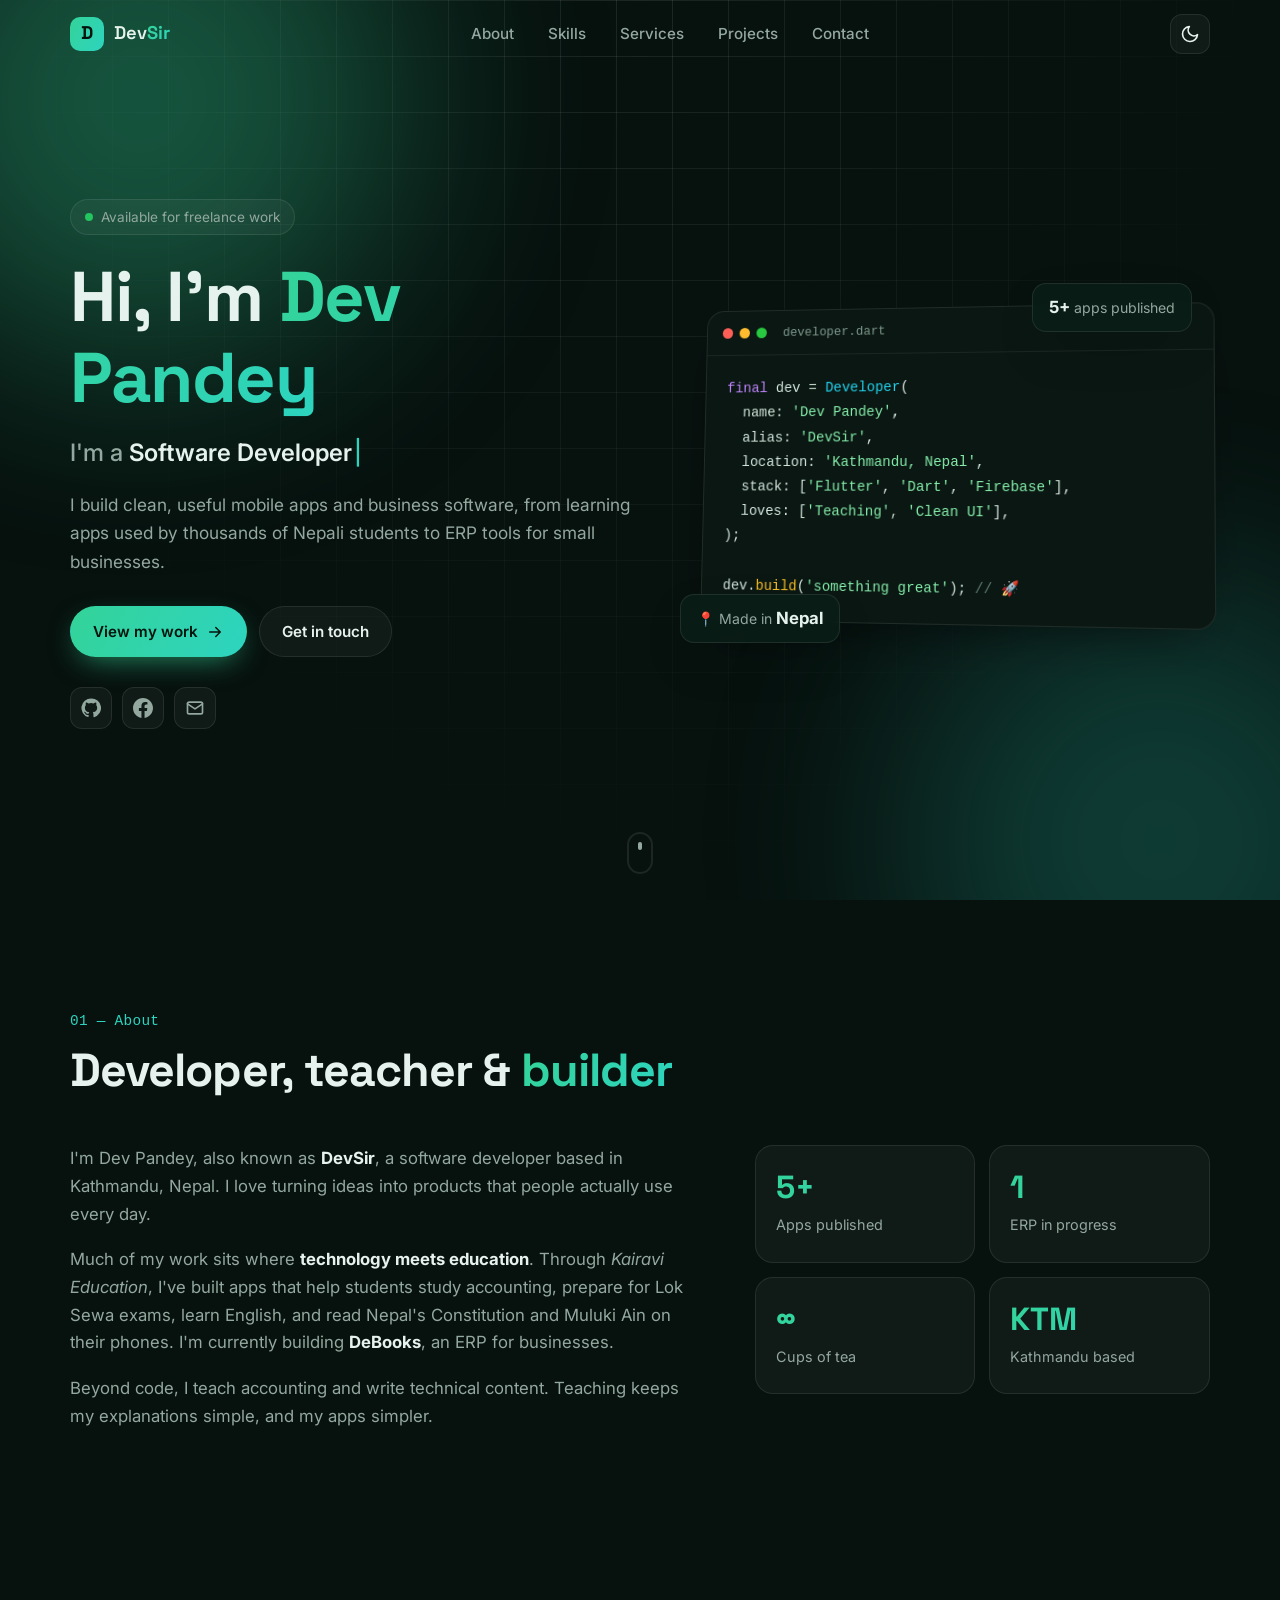
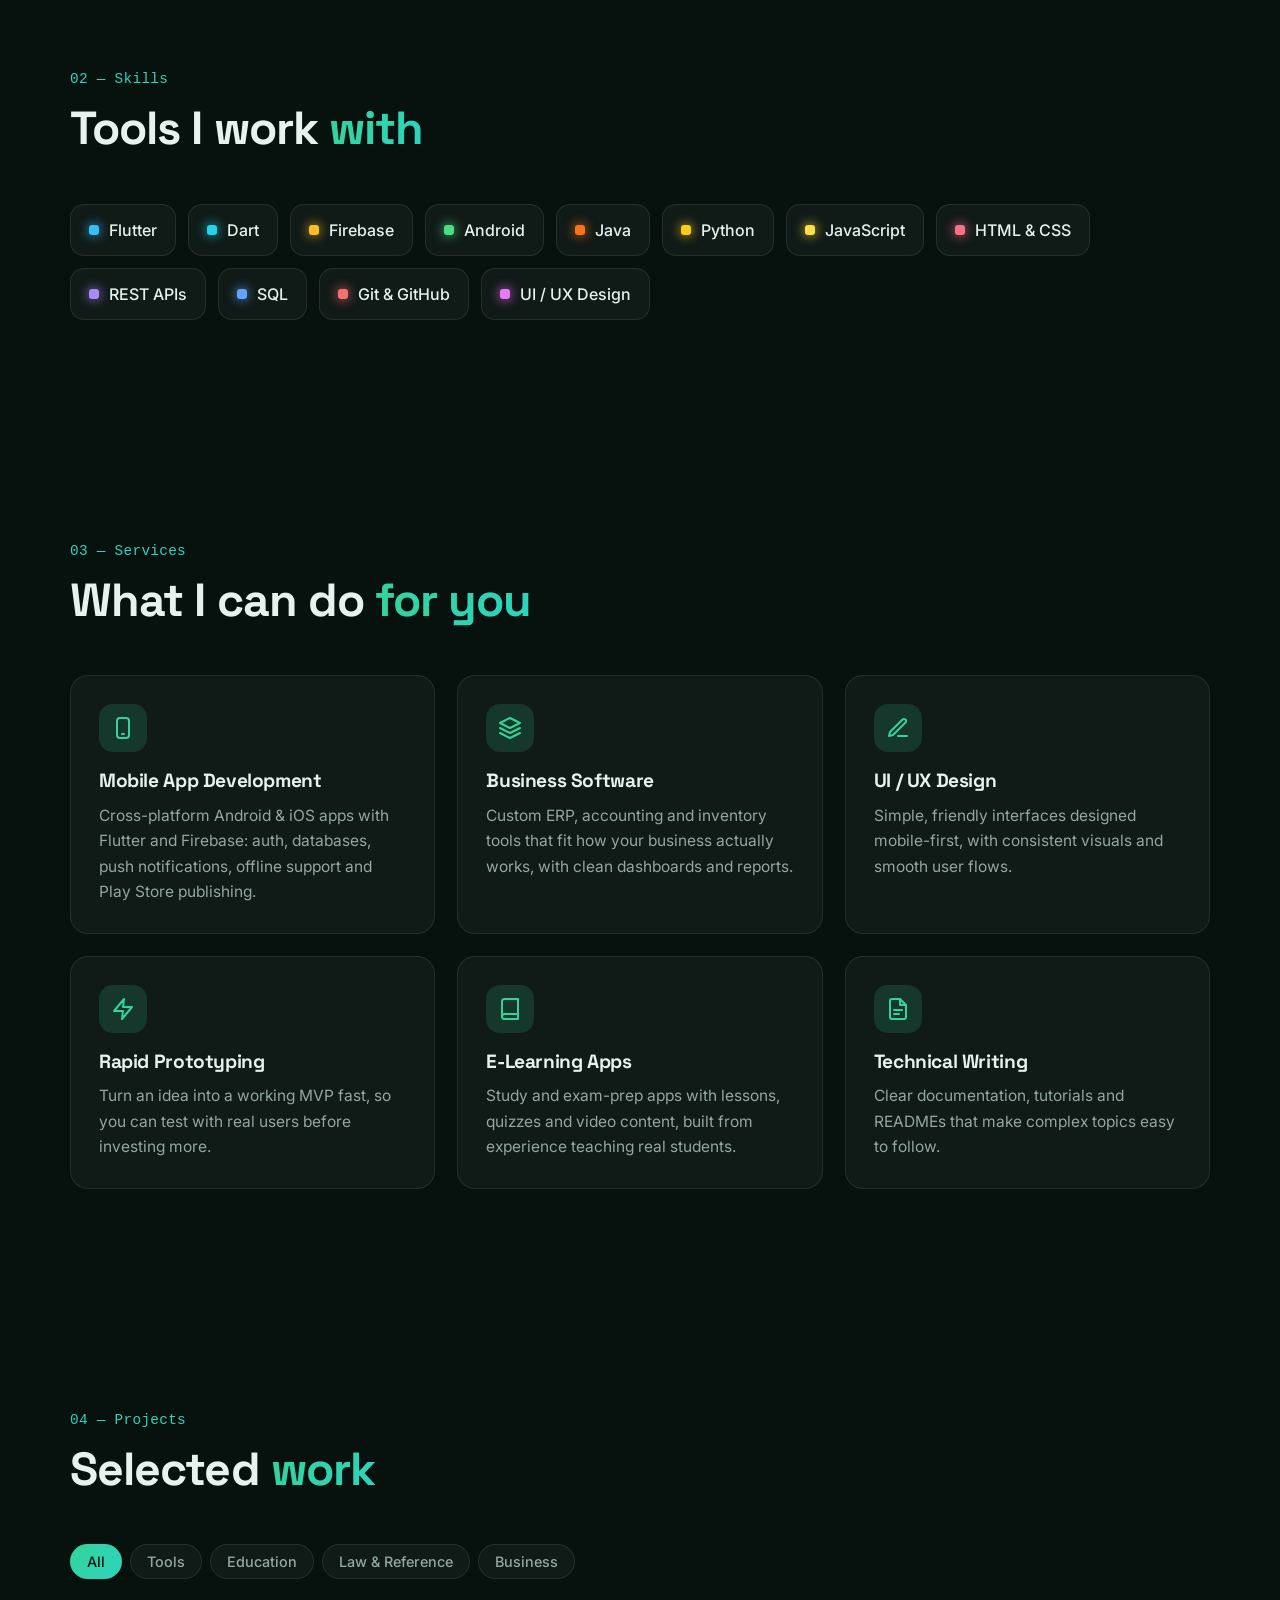
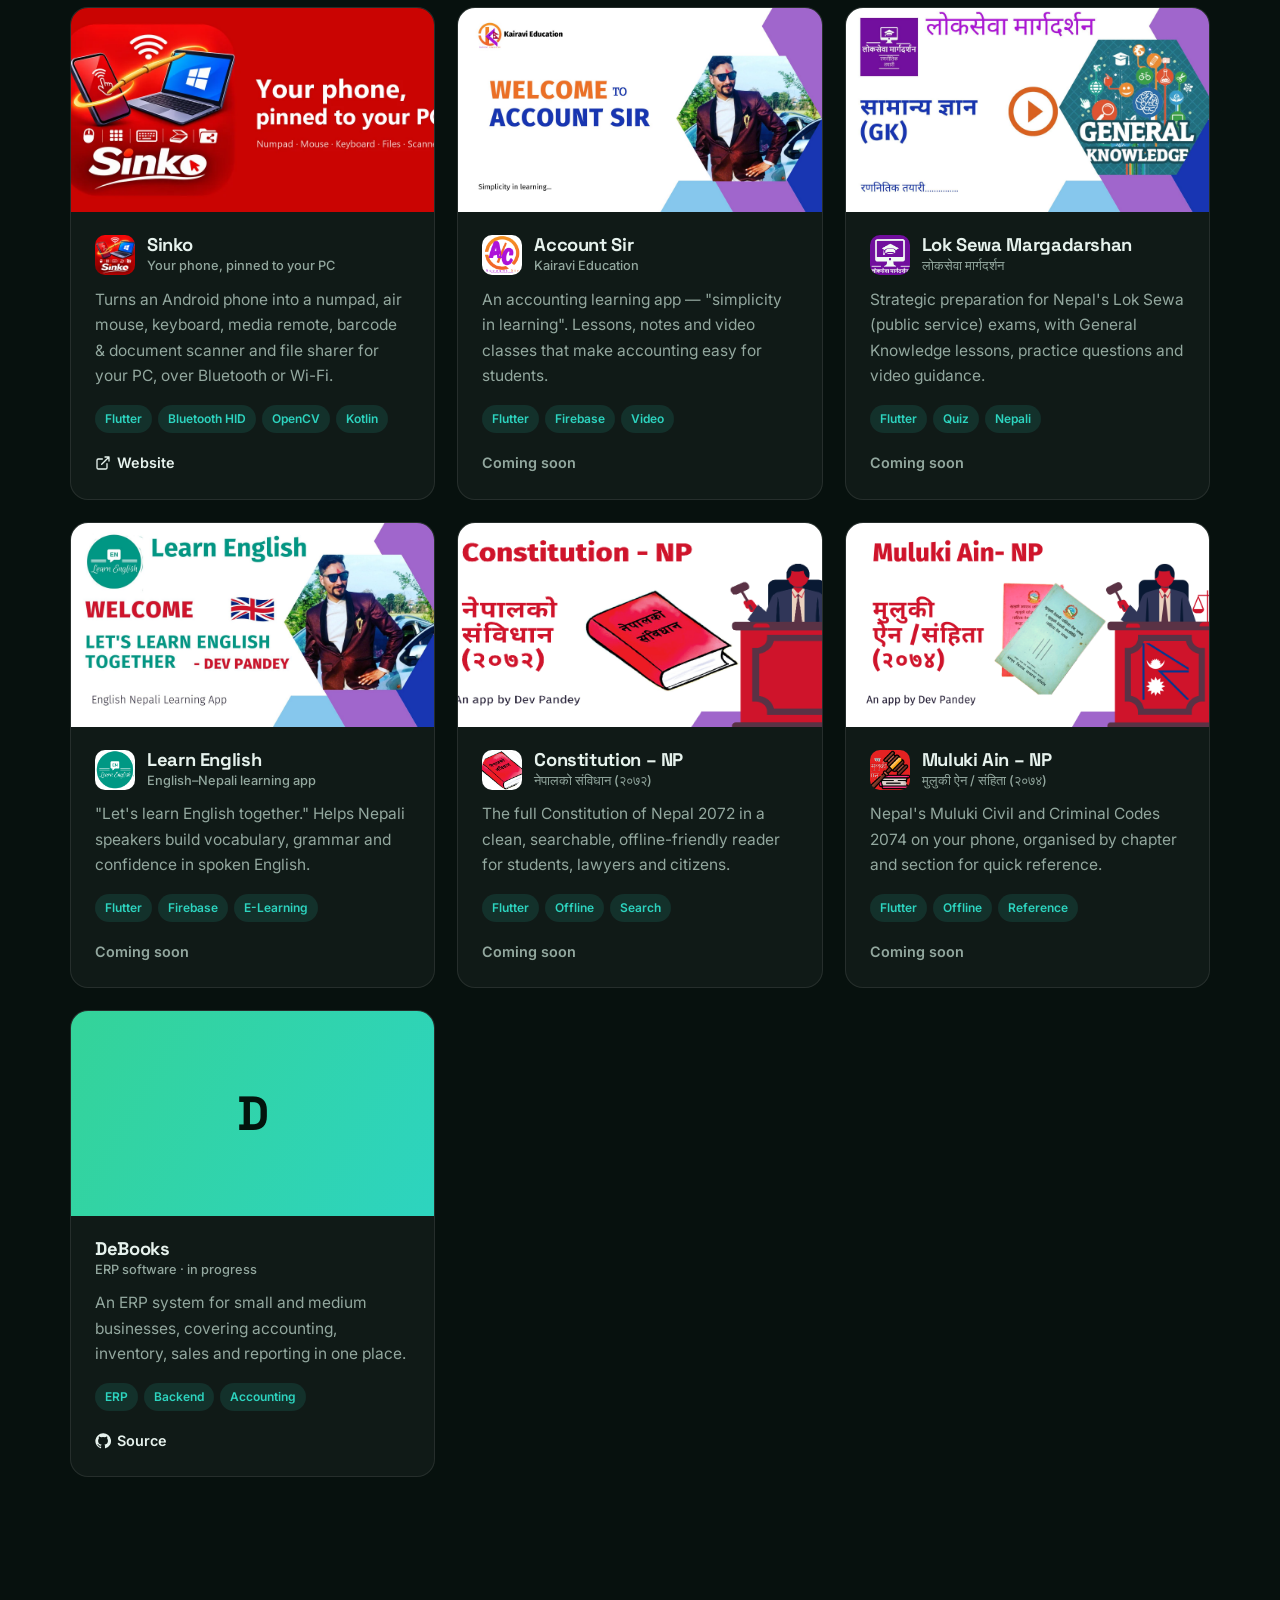
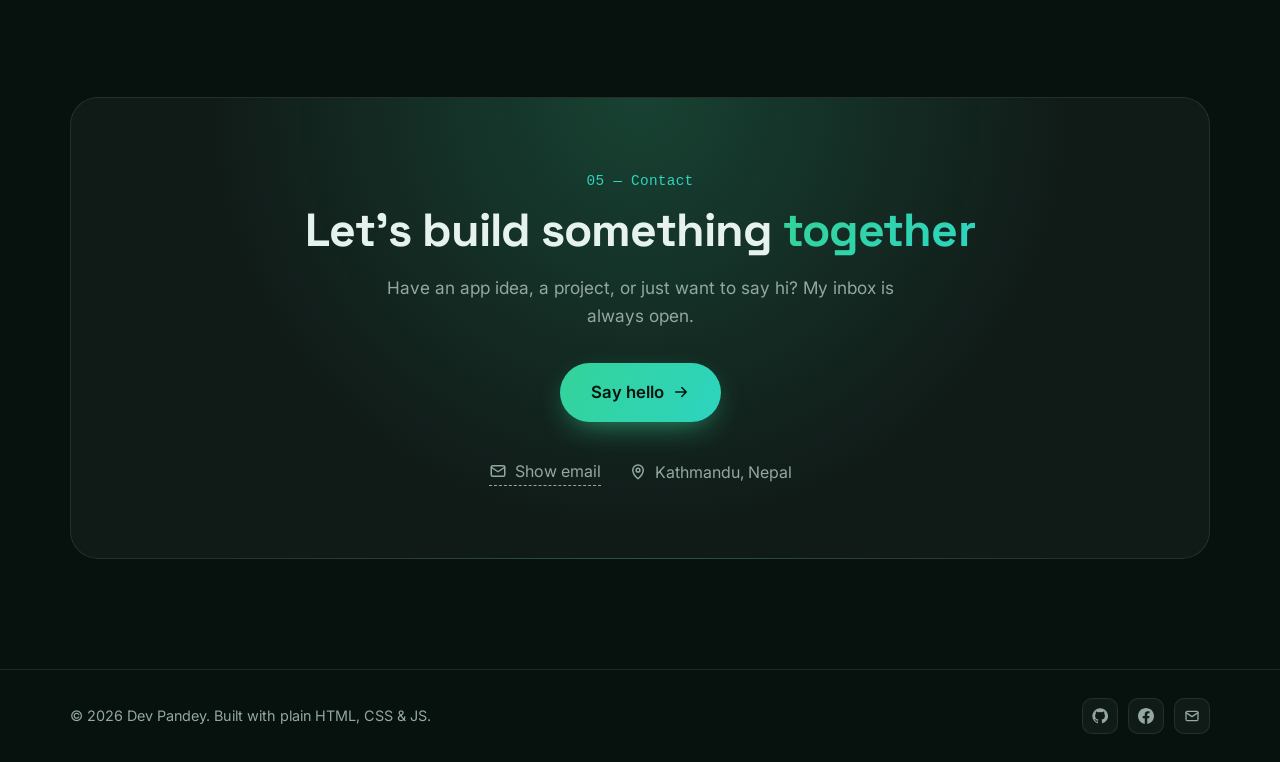
<file: index.html>
<!doctype html>
<html lang="en" data-theme="dark">
<head>
  <meta charset="utf-8" />
  <meta name="viewport" content="width=device-width, initial-scale=1" />
  <title>Dev Pandey — Software Developer</title>
  <meta name="description" content="Dev Pandey (DevSir) — software developer from Kathmandu, Nepal. Building mobile apps for Nepali learners and business software." />
  <meta name="author" content="Dev Pandey" />
  <meta name="theme-color" content="#07110e" />
  <meta property="og:type" content="website" />
  <meta property="og:title" content="Dev Pandey — Software Developer" />
  <meta property="og:description" content="Mobile apps, business software and learning tools built in Nepal." />
  <meta property="og:url" content="https://edevpandey.github.io/dev/" />
  <meta property="og:image" content="https://edevpandey.github.io/dev/assets/img/welcome_english.jpg" />
  <meta name="twitter:card" content="summary_large_image" />
  <link rel="icon" href="assets/img/favicon.svg" type="image/svg+xml" />
  <link rel="preconnect" href="https://fonts.googleapis.com" />
  <link rel="preconnect" href="https://fonts.gstatic.com" crossorigin />
  <link href="https://fonts.googleapis.com/css2?family=Inter:wght@400;500;600;700&family=Space+Grotesk:wght@500;600;700&display=swap" rel="stylesheet" />
  <link rel="stylesheet" href="css/style.css" />
  <script>
    document.documentElement.classList.add('js');
    try { var t = localStorage.getItem('theme'); if (t) document.documentElement.setAttribute('data-theme', t); } catch (e) {}
  </script>
</head>
<body>
  <div class="bg" aria-hidden="true"><span class="blob b1"></span><span class="blob b2"></span><span class="grid"></span></div>

  <header class="nav" id="nav">
    <div class="container nav-inner">
      <a href="#home" class="logo" aria-label="Home"><span class="logo-mark">D</span><span>Dev<b>Sir</b></span></a>
      <nav class="nav-links" id="navLinks" aria-label="Primary">
        <a href="#about">About</a>
        <a href="#skills">Skills</a>
        <a href="#services">Services</a>
        <a href="#projects">Projects</a>
        <a href="#contact">Contact</a>
      </nav>
      <div class="nav-actions">
        <button class="icon-btn" id="themeToggle" aria-label="Toggle colour theme">
          <svg class="i-sun" viewBox="0 0 24 24" width="20" height="20" fill="none" stroke="currentColor" stroke-width="2" stroke-linecap="round"><circle cx="12" cy="12" r="4"/><path d="M12 2v2M12 20v2M4.9 4.9l1.4 1.4M17.7 17.7l1.4 1.4M2 12h2M20 12h2M4.9 19.1l1.4-1.4M17.7 6.3l1.4-1.4"/></svg>
          <svg class="i-moon" viewBox="0 0 24 24" width="20" height="20" fill="none" stroke="currentColor" stroke-width="2" stroke-linecap="round" stroke-linejoin="round"><path d="M21 12.8A9 9 0 1 1 11.2 3a7 7 0 0 0 9.8 9.8z"/></svg>
        </button>
        <button class="icon-btn menu-btn" id="menuBtn" aria-label="Open menu" aria-expanded="false" aria-controls="navLinks">
          <span></span><span></span><span></span>
        </button>
      </div>
    </div>
  </header>

  <main>
    <!-- HERO -->
    <section class="hero" id="home">
      <div class="container hero-inner">
        <div class="hero-text">
          <p class="eyebrow"><span class="dot"></span> Available for freelance work</p>
          <h1>Hi, I'm <span class="grad">Dev Pandey</span></h1>
          <p class="role">I'm a <span id="typed" class="typed"></span><span class="caret" aria-hidden="true">|</span></p>
          <p class="lead">I build clean, useful mobile apps and business software, from learning apps used by thousands of Nepali students to ERP tools for small businesses.</p>
          <div class="cta">
            <a href="#projects" class="btn btn-primary">View my work
              <svg viewBox="0 0 24 24" width="18" height="18" fill="none" stroke="currentColor" stroke-width="2" stroke-linecap="round" stroke-linejoin="round"><path d="M5 12h14M13 6l6 6-6 6"/></svg>
            </a>
            <a href="#contact" class="btn btn-ghost">Get in touch</a>
          </div>
          <div class="socials" id="heroSocials"></div>
        </div>

        <div class="hero-card reveal" aria-hidden="true">
          <div class="code-window">
            <div class="code-bar"><i></i><i></i><i></i><span>developer.dart</span></div>
<pre><code><span class="k">final</span> dev = <span class="t">Developer</span>(
  name: <span class="s">'Dev Pandey'</span>,
  alias: <span class="s">'DevSir'</span>,
  location: <span class="s">'Kathmandu, Nepal'</span>,
  stack: [<span class="s">'Flutter'</span>, <span class="s">'Dart'</span>, <span class="s">'Firebase'</span>],
  loves: [<span class="s">'Teaching'</span>, <span class="s">'Clean UI'</span>],
);

dev.<span class="f">build</span>(<span class="s">'something great'</span>); <span class="c">// 🚀</span></code></pre>
          </div>
          <div class="float-chip fc1"><b>5+</b> apps published</div>
          <div class="float-chip fc2">📍 Made in <b>Nepal</b></div>
        </div>
      </div>
      <a href="#about" class="scroll-hint" aria-label="Scroll to About"><span></span></a>
    </section>

    <!-- ABOUT -->
    <section class="section" id="about">
      <div class="container about">
        <div class="section-head reveal">
          <p class="kicker">01 — About</p>
          <h2>Developer, teacher &amp; <span class="grad">builder</span></h2>
        </div>
        <div class="about-grid">
          <div class="about-text reveal">
            <p>I'm Dev Pandey, also known as <strong>DevSir</strong>, a software developer based in Kathmandu, Nepal. I love turning ideas into products that people actually use every day.</p>
            <p>Much of my work sits where <strong>technology meets education</strong>. Through <em>Kairavi Education</em>, I've built apps that help students study accounting, prepare for Lok Sewa exams, learn English, and read Nepal's Constitution and Muluki Ain on their phones. I'm currently building <strong>DeBooks</strong>, an ERP for businesses.</p>
            <p>Beyond code, I teach accounting and write technical content. Teaching keeps my explanations simple, and my apps simpler.</p>
          </div>
          <div class="stats reveal">
            <div class="stat"><b>5+</b><span>Apps published</span></div>
            <div class="stat"><b>1</b><span>ERP in progress</span></div>
            <div class="stat"><b>∞</b><span>Cups of tea</span></div>
            <div class="stat"><b>KTM</b><span>Kathmandu based</span></div>
          </div>
        </div>
      </div>
    </section>

    <!-- SKILLS -->
    <section class="section" id="skills">
      <div class="container">
        <div class="section-head reveal">
          <p class="kicker">02 — Skills</p>
          <h2>Tools I work <span class="grad">with</span></h2>
        </div>
        <div class="skills reveal" id="skillsList"></div>
      </div>
    </section>

    <!-- SERVICES -->
    <section class="section" id="services">
      <div class="container">
        <div class="section-head reveal">
          <p class="kicker">03 — Services</p>
          <h2>What I can do <span class="grad">for you</span></h2>
        </div>
        <div class="cards cards-3" id="servicesList"></div>
      </div>
    </section>

    <!-- PROJECTS -->
    <section class="section" id="projects">
      <div class="container">
        <div class="section-head reveal">
          <p class="kicker">04 — Projects</p>
          <h2>Selected <span class="grad">work</span></h2>
        </div>
        <div class="filters reveal" id="filters" role="tablist" aria-label="Filter projects"></div>
        <div class="cards cards-projects" id="projectsList"></div>
      </div>
    </section>

    <!-- CONTACT -->
    <section class="section" id="contact">
      <div class="container">
        <div class="contact-card reveal">
          <p class="kicker">05 — Contact</p>
          <h2>Let's build something <span class="grad">together</span></h2>
          <p class="lead">Have an app idea, a project, or just want to say hi? My inbox is always open.</p>
          <a class="btn btn-primary btn-lg" id="mailBtn" href="#">Say hello
            <svg viewBox="0 0 24 24" width="18" height="18" fill="none" stroke="currentColor" stroke-width="2" stroke-linecap="round" stroke-linejoin="round"><path d="M5 12h14M13 6l6 6-6 6"/></svg>
          </a>
          <div class="contact-meta" id="contactMeta"></div>
        </div>
      </div>
    </section>
  </main>

  <footer class="footer">
    <div class="container footer-inner">
      <p>© <span id="year"></span> Dev Pandey. Built with plain HTML, CSS &amp; JS.</p>
      <div class="socials small" id="footerSocials"></div>
    </div>
  </footer>

  <script src="js/main.js"></script>
</body>
</html>
</file>
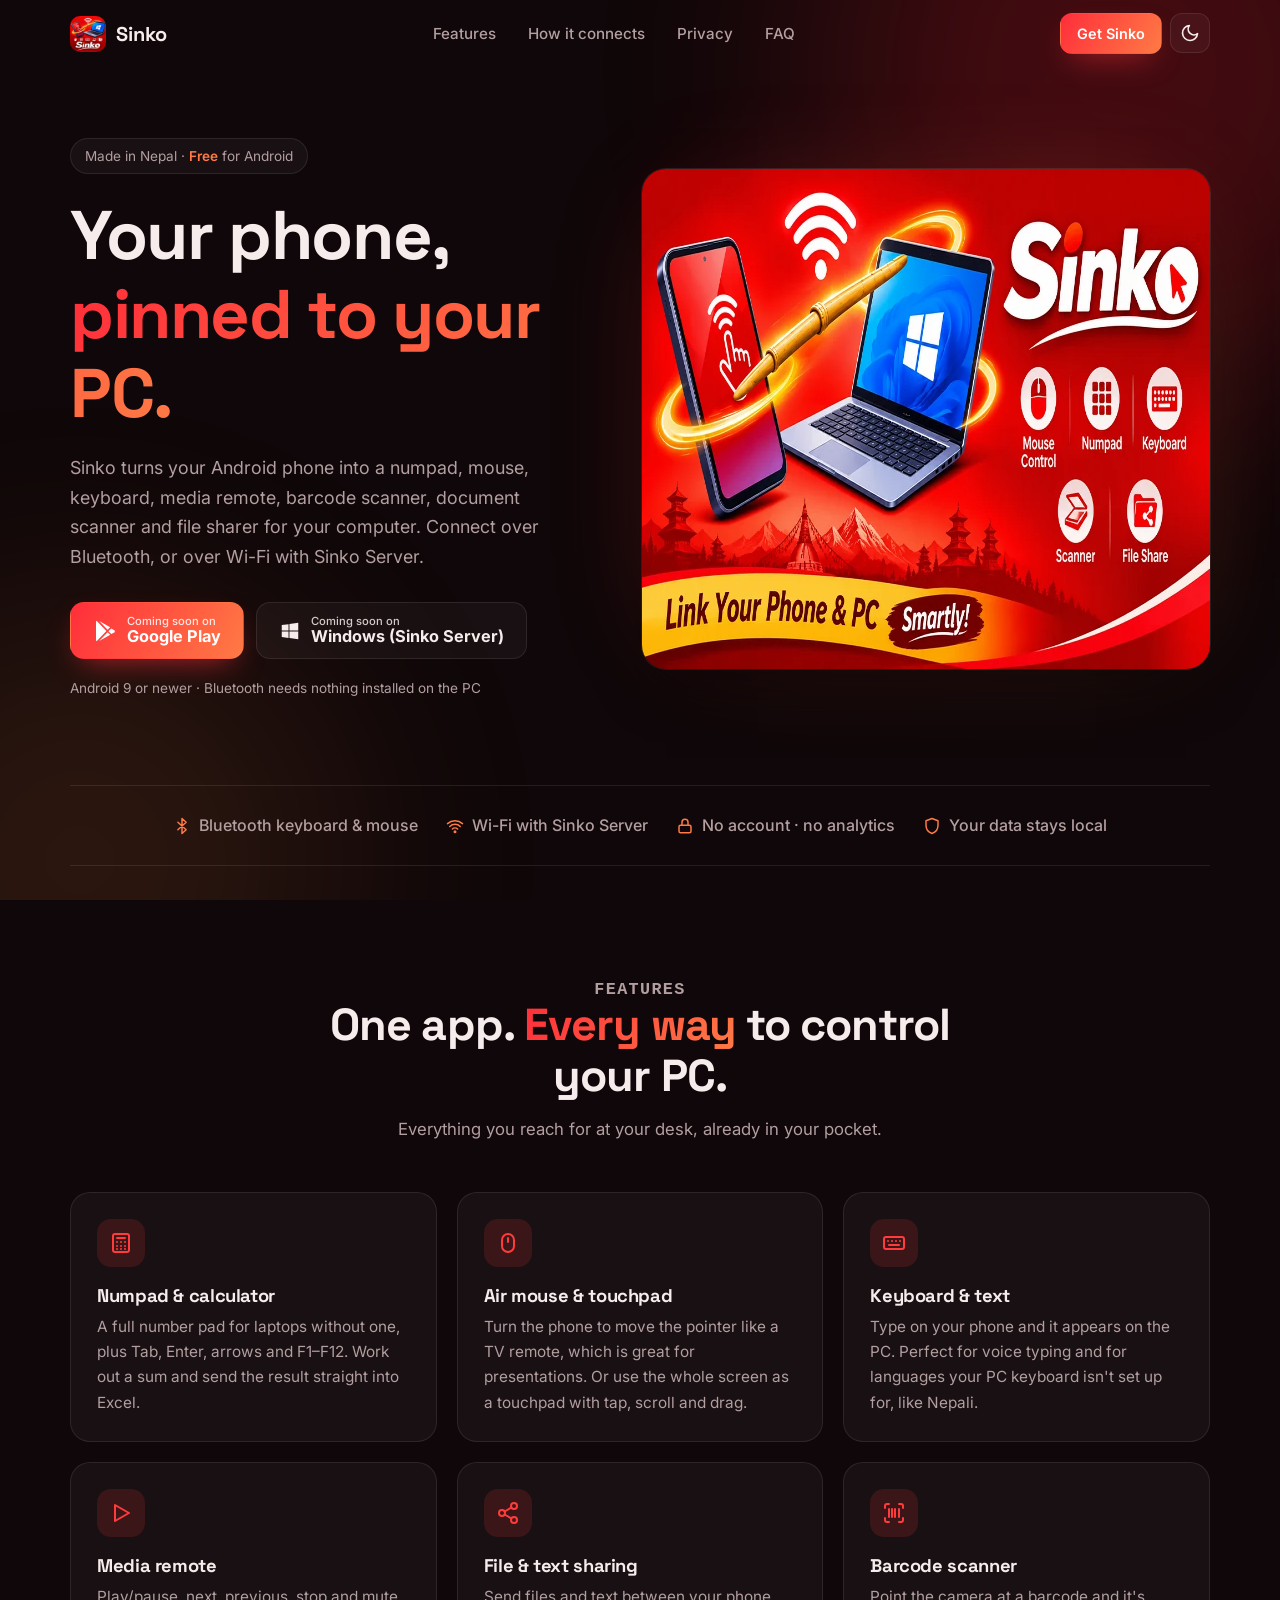
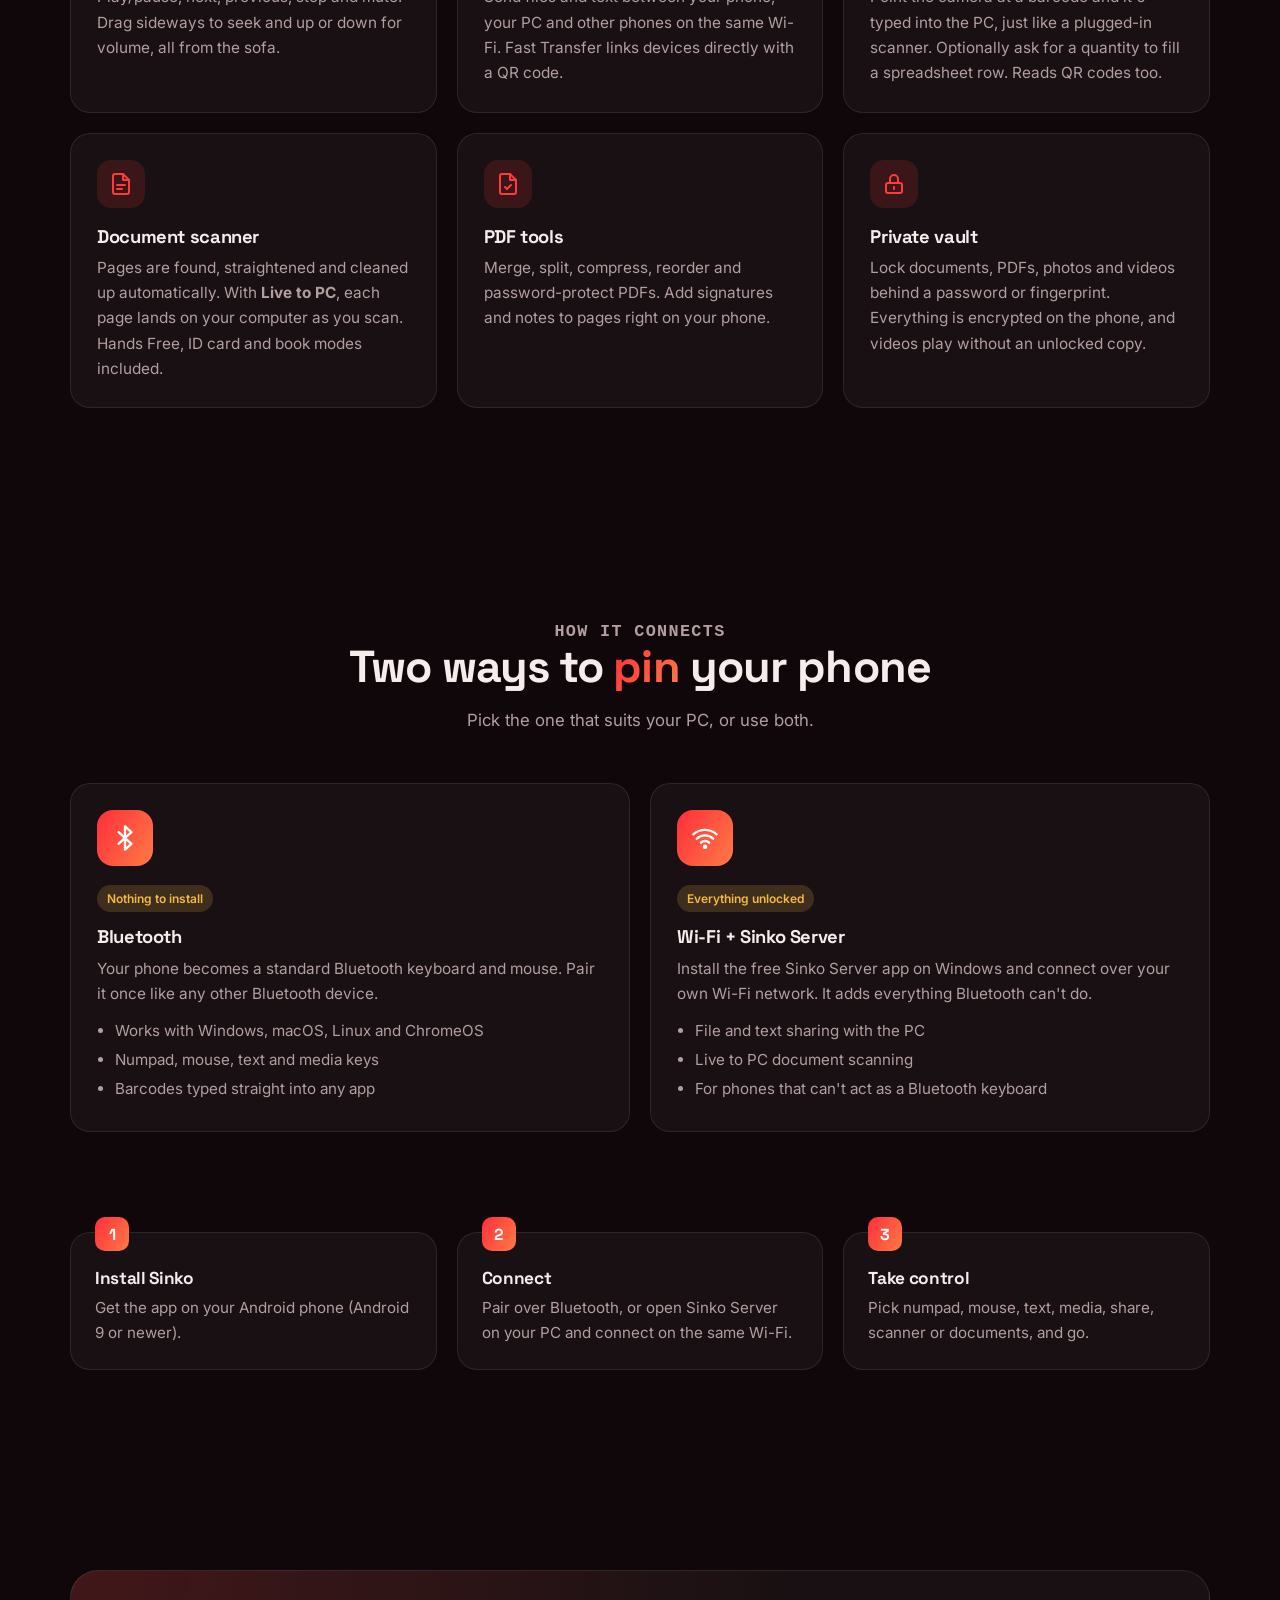
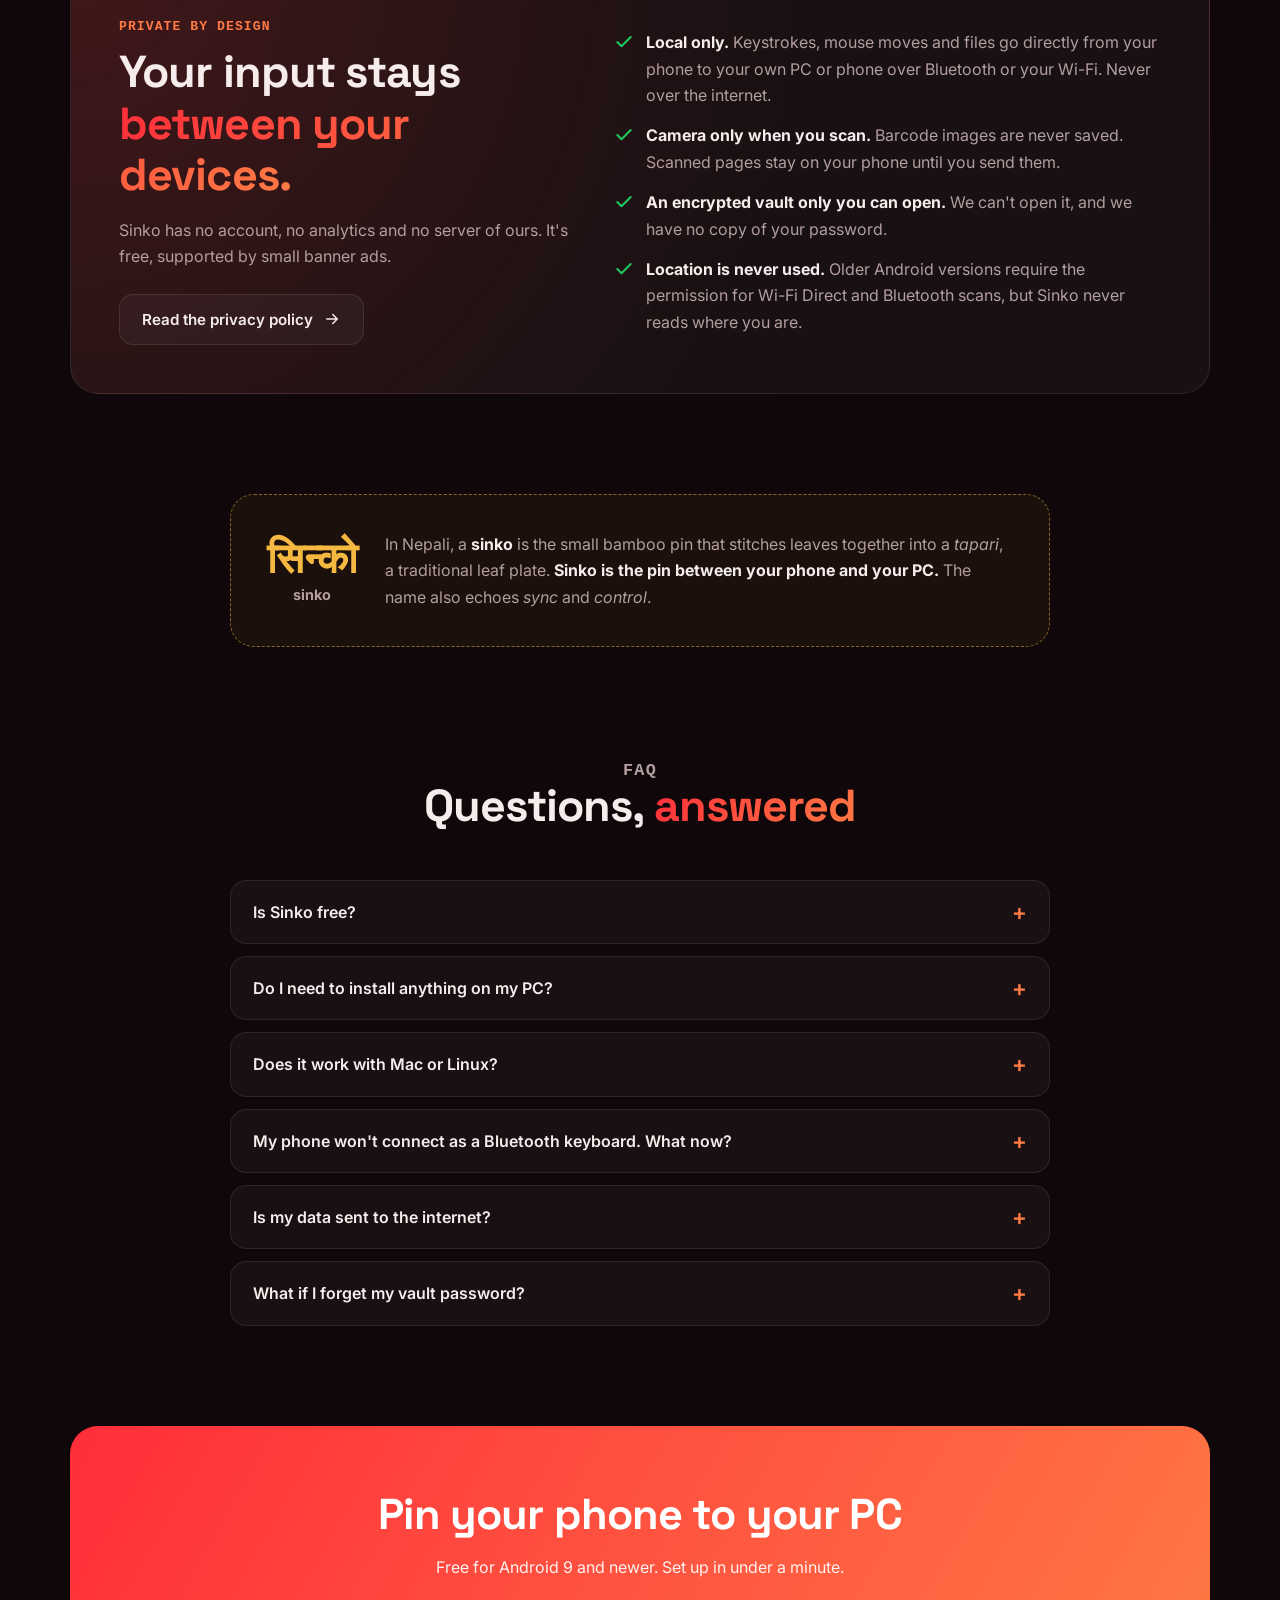
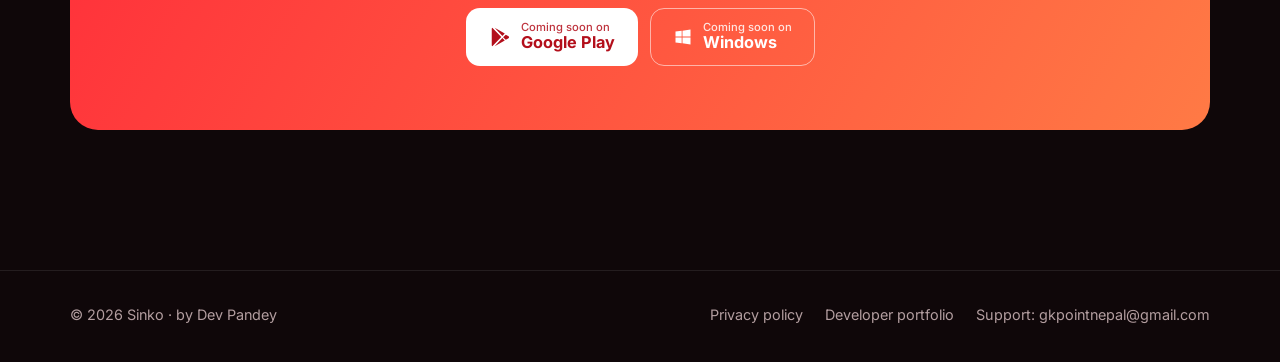
<file: sinko/index.html>
<!doctype html>
<html lang="en" data-theme="dark">
<head>
  <meta charset="utf-8" />
  <meta name="viewport" content="width=device-width, initial-scale=1" />
  <title>Sinko — Your phone, pinned to your PC</title>
  <meta name="description" content="Sinko turns your Android phone into a numpad, mouse, keyboard, media remote, barcode scanner, document scanner and file sharer for your PC. Over Bluetooth or Wi-Fi. No account, no analytics." />
  <meta name="theme-color" content="#0f0709" />
  <link rel="canonical" href="https://edevpandey.github.io/dev/sinko/" />
  <meta property="og:type" content="website" />
  <meta property="og:title" content="Sinko — Your phone, pinned to your PC" />
  <meta property="og:description" content="Numpad, mouse, keyboard, media remote, scanner and file sharing for your PC, from your Android phone." />
  <meta property="og:url" content="https://edevpandey.github.io/dev/sinko/" />
  <meta property="og:image" content="https://edevpandey.github.io/dev/sinko/img/og.jpg" />
  <meta name="twitter:card" content="summary_large_image" />
  <link rel="icon" href="img/icon-192.png" type="image/png" />
  <link rel="apple-touch-icon" href="img/icon-192.png" />
  <link rel="preconnect" href="https://fonts.googleapis.com" />
  <link rel="preconnect" href="https://fonts.gstatic.com" crossorigin />
  <link href="https://fonts.googleapis.com/css2?family=Inter:wght@400;500;600;700&family=Space+Grotesk:wght@500;600;700&display=swap" rel="stylesheet" />
  <link rel="stylesheet" href="sinko.css" />
  <script>
    document.documentElement.classList.add('js');
    try { var t = localStorage.getItem('theme'); if (t) document.documentElement.setAttribute('data-theme', t); } catch (e) {}
  </script>
  <script type="application/ld+json">
  {
    "@context": "https://schema.org",
    "@type": "SoftwareApplication",
    "name": "Sinko",
    "operatingSystem": "Android 9+",
    "applicationCategory": "UtilitiesApplication",
    "description": "Use your Android phone as a numpad, mouse, keyboard, media remote, barcode scanner, document scanner and file sharer for your PC.",
    "offers": { "@type": "Offer", "price": "0", "priceCurrency": "USD" },
    "author": { "@type": "Person", "name": "Dev Pandey", "url": "https://edevpandey.github.io/dev/" }
  }
  </script>
</head>
<body>
  <div class="bg" aria-hidden="true"></div>

  <header class="nav">
    <div class="container nav-inner">
      <a href="index.html" class="brand"><img src="img/icon-192.png" alt="" width="36" height="36" />Sinko</a>
      <nav class="nav-links" id="navLinks" aria-label="Primary">
        <a href="#features">Features</a>
        <a href="#connect">How it connects</a>
        <a href="#privacy">Privacy</a>
        <a href="#faq">FAQ</a>
      </nav>
      <div class="nav-actions">
        <a href="#download" class="btn btn-primary btn-sm nav-cta">Get Sinko</a>
        <button class="icon-btn" id="themeToggle" aria-label="Toggle colour theme">
          <svg class="i-sun" viewBox="0 0 24 24" width="20" height="20" fill="none" stroke="currentColor" stroke-width="2" stroke-linecap="round"><circle cx="12" cy="12" r="4"/><path d="M12 2v2M12 20v2M4.9 4.9l1.4 1.4M17.7 17.7l1.4 1.4M2 12h2M20 12h2M4.9 19.1l1.4-1.4M17.7 6.3l1.4-1.4"/></svg>
          <svg class="i-moon" viewBox="0 0 24 24" width="20" height="20" fill="none" stroke="currentColor" stroke-width="2" stroke-linecap="round" stroke-linejoin="round"><path d="M21 12.8A9 9 0 1 1 11.2 3a7 7 0 0 0 9.8 9.8z"/></svg>
        </button>
        <button class="icon-btn menu-btn" id="menuBtn" aria-label="Open menu" aria-expanded="false" aria-controls="navLinks"><span></span><span></span><span></span></button>
      </div>
    </div>
  </header>

  <main>
    <!-- HERO -->
    <section class="hero">
      <div class="container hero-inner">
        <div>
          <p class="pill"><span>Made in Nepal · <b>Free</b> for Android</span></p>
          <h1>Your phone, <span class="grad">pinned to your PC.</span></h1>
          <p class="lead">Sinko turns your Android phone into a numpad, mouse, keyboard, media remote, barcode scanner, document scanner and file sharer for your computer. Connect over Bluetooth, or over Wi-Fi with Sinko Server.</p>
          <div class="store-row" id="download">
            <a class="btn btn-primary" data-link="play" href="#">
              <svg viewBox="0 0 24 24" width="24" height="24" fill="currentColor" aria-hidden="true"><path d="M3.6 1.8c-.4.2-.6.6-.6 1.1v18.2c0 .5.2.9.6 1.1L13.4 12 3.6 1.8zm11 11.4 2.6 2.6-11 6.3 8.4-8.9zm3.7-3.6 3 1.7c.8.5.8 1.6 0 2.1l-3 1.7-2.9-2.8 2.9-2.7zM6.2 1.9l11 6.3-2.6 2.6-8.4-8.9z"/></svg>
              <span class="txt"><small>Get it on</small><b>Google Play</b></span>
            </a>
            <a class="btn btn-ghost" data-link="server" href="#">
              <svg viewBox="0 0 24 24" width="22" height="22" fill="currentColor" aria-hidden="true"><path d="M3 5.5 10.4 4.5v7H3v-6zm0 13 7.4 1v-7H3v6zm8.4 1.1L21 21v-8.5h-9.6v7.1zm0-15.2v7.1H21V3l-9.6 1.4z"/></svg>
              <span class="txt"><small>Download for</small><b>Windows (Sinko Server)</b></span>
            </a>
          </div>
          <p class="hero-note">Android 9 or newer · Bluetooth needs nothing installed on the PC</p>
        </div>
        <div class="hero-art reveal">
          <img src="img/banner.webp" width="1024" height="500" alt="Sinko connects an Android phone to a Windows laptop: mouse control, numpad, keyboard, scanner and file sharing" fetchpriority="high" />
        </div>
      </div>
    </section>

    <div class="container">
      <div class="chips" aria-label="Highlights">
        <span><svg viewBox="0 0 24 24" width="18" height="18" fill="none" stroke="currentColor" stroke-width="2" stroke-linecap="round" stroke-linejoin="round"><path d="m6.5 7 11 10-5.5 5V2l5.5 5-11 10"/></svg>Bluetooth keyboard &amp; mouse</span>
        <span><svg viewBox="0 0 24 24" width="18" height="18" fill="none" stroke="currentColor" stroke-width="2" stroke-linecap="round" stroke-linejoin="round"><path d="M5 12.6a10 10 0 0 1 14 0M8.5 16a5 5 0 0 1 7 0M2 8.8a15 15 0 0 1 20 0"/><circle cx="12" cy="19.5" r="1"/></svg>Wi-Fi with Sinko Server</span>
        <span><svg viewBox="0 0 24 24" width="18" height="18" fill="none" stroke="currentColor" stroke-width="2" stroke-linecap="round" stroke-linejoin="round"><rect x="4" y="11" width="16" height="10" rx="2"/><path d="M8 11V7a4 4 0 0 1 8 0v4"/></svg>No account · no analytics</span>
        <span><svg viewBox="0 0 24 24" width="18" height="18" fill="none" stroke="currentColor" stroke-width="2" stroke-linecap="round" stroke-linejoin="round"><path d="M12 2 4 5v6c0 5 3.4 9.4 8 11 4.6-1.6 8-6 8-11V5l-8-3z"/></svg>Your data stays local</span>
      </div>
    </div>

    <!-- FEATURES -->
    <section class="section" id="features">
      <div class="container">
        <div class="section-head center reveal">
          <p class="kicker">Features</p>
          <h2>One app. <span class="grad">Every way</span> to control your PC.</h2>
          <p>Everything you reach for at your desk, already in your pocket.</p>
        </div>
        <div class="grid grid-3">
          <article class="card reveal">
            <div class="f-icon"><svg viewBox="0 0 24 24" width="24" height="24" fill="none" stroke="currentColor" stroke-width="2" stroke-linecap="round"><rect x="4" y="3" width="16" height="18" rx="2"/><path d="M8 7h8M8 11h.01M12 11h.01M16 11h.01M8 15h.01M12 15h.01M16 15h.01M8 18h.01M12 18h.01M16 18h.01"/></svg></div>
            <h3>Numpad &amp; calculator</h3>
            <p>A full number pad for laptops without one, plus Tab, Enter, arrows and F1–F12. Work out a sum and send the result straight into Excel.</p>
          </article>
          <article class="card reveal">
            <div class="f-icon"><svg viewBox="0 0 24 24" width="24" height="24" fill="none" stroke="currentColor" stroke-width="2" stroke-linecap="round"><rect x="6" y="3" width="12" height="18" rx="6"/><path d="M12 7v4"/></svg></div>
            <h3>Air mouse &amp; touchpad</h3>
            <p>Turn the phone to move the pointer like a TV remote, which is great for presentations. Or use the whole screen as a touchpad with tap, scroll and drag.</p>
          </article>
          <article class="card reveal">
            <div class="f-icon"><svg viewBox="0 0 24 24" width="24" height="24" fill="none" stroke="currentColor" stroke-width="2" stroke-linecap="round"><rect x="2" y="6" width="20" height="12" rx="2"/><path d="M6 10h.01M10 10h.01M14 10h.01M18 10h.01M7 14h10"/></svg></div>
            <h3>Keyboard &amp; text</h3>
            <p>Type on your phone and it appears on the PC. Perfect for voice typing and for languages your PC keyboard isn't set up for, like Nepali.</p>
          </article>
          <article class="card reveal">
            <div class="f-icon"><svg viewBox="0 0 24 24" width="24" height="24" fill="none" stroke="currentColor" stroke-width="2" stroke-linecap="round" stroke-linejoin="round"><polygon points="6 4 20 12 6 20 6 4"/></svg></div>
            <h3>Media remote</h3>
            <p>Play/pause, next, previous, stop and mute. Drag sideways to seek and up or down for volume, all from the sofa.</p>
          </article>
          <article class="card reveal">
            <div class="f-icon"><svg viewBox="0 0 24 24" width="24" height="24" fill="none" stroke="currentColor" stroke-width="2" stroke-linecap="round" stroke-linejoin="round"><circle cx="18" cy="5" r="3"/><circle cx="6" cy="12" r="3"/><circle cx="18" cy="19" r="3"/><path d="m8.6 13.5 6.8 4M15.4 6.5l-6.8 4"/></svg></div>
            <h3>File &amp; text sharing</h3>
            <p>Send files and text between your phone, your PC and other phones on the same Wi-Fi. Fast Transfer links devices directly with a QR code.</p>
          </article>
          <article class="card reveal">
            <div class="f-icon"><svg viewBox="0 0 24 24" width="24" height="24" fill="none" stroke="currentColor" stroke-width="2" stroke-linecap="round"><path d="M3 7V5a2 2 0 0 1 2-2h2M17 3h2a2 2 0 0 1 2 2v2M21 17v2a2 2 0 0 1-2 2h-2M7 21H5a2 2 0 0 1-2-2v-2M7 8v8M10 8v8M13 8v8M17 8v8"/></svg></div>
            <h3>Barcode scanner</h3>
            <p>Point the camera at a barcode and it's typed into the PC, just like a plugged-in scanner. Optionally ask for a quantity to fill a spreadsheet row. Reads QR codes too.</p>
          </article>
          <article class="card reveal">
            <div class="f-icon"><svg viewBox="0 0 24 24" width="24" height="24" fill="none" stroke="currentColor" stroke-width="2" stroke-linecap="round" stroke-linejoin="round"><path d="M14 2H6a2 2 0 0 0-2 2v16a2 2 0 0 0 2 2h12a2 2 0 0 0 2-2V8z"/><path d="M14 2v6h6M8 13h8M8 17h5"/></svg></div>
            <h3>Document scanner</h3>
            <p>Pages are found, straightened and cleaned up automatically. With <b>Live to PC</b>, each page lands on your computer as you scan. Hands Free, ID card and book modes included.</p>
          </article>
          <article class="card reveal">
            <div class="f-icon"><svg viewBox="0 0 24 24" width="24" height="24" fill="none" stroke="currentColor" stroke-width="2" stroke-linecap="round" stroke-linejoin="round"><path d="M14 2H6a2 2 0 0 0-2 2v16a2 2 0 0 0 2 2h12a2 2 0 0 0 2-2V8z"/><path d="M14 2v6h6M9 15l2 2 4-4"/></svg></div>
            <h3>PDF tools</h3>
            <p>Merge, split, compress, reorder and password-protect PDFs. Add signatures and notes to pages right on your phone.</p>
          </article>
          <article class="card reveal">
            <div class="f-icon"><svg viewBox="0 0 24 24" width="24" height="24" fill="none" stroke="currentColor" stroke-width="2" stroke-linecap="round" stroke-linejoin="round"><rect x="4" y="11" width="16" height="10" rx="2"/><path d="M8 11V7a4 4 0 0 1 8 0v4M12 15v2"/></svg></div>
            <h3>Private vault</h3>
            <p>Lock documents, PDFs, photos and videos behind a password or fingerprint. Everything is encrypted on the phone, and videos play without an unlocked copy.</p>
          </article>
        </div>
      </div>
    </section>

    <!-- CONNECT -->
    <section class="section" id="connect">
      <div class="container">
        <div class="section-head center reveal">
          <p class="kicker">How it connects</p>
          <h2>Two ways to <span class="grad">pin</span> your phone</h2>
          <p>Pick the one that suits your PC, or use both.</p>
        </div>
        <div class="grid grid-2">
          <article class="card connect reveal">
            <div class="big"><svg viewBox="0 0 24 24" width="28" height="28" fill="none" stroke="currentColor" stroke-width="2" stroke-linecap="round" stroke-linejoin="round"><path d="m6.5 7 11 10-5.5 5V2l5.5 5-11 10"/></svg></div>
            <span class="tag">Nothing to install</span>
            <h3>Bluetooth</h3>
            <p>Your phone becomes a standard Bluetooth keyboard and mouse. Pair it once like any other Bluetooth device.</p>
            <ul>
              <li>Works with Windows, macOS, Linux and ChromeOS</li>
              <li>Numpad, mouse, text and media keys</li>
              <li>Barcodes typed straight into any app</li>
            </ul>
          </article>
          <article class="card connect reveal">
            <div class="big"><svg viewBox="0 0 24 24" width="28" height="28" fill="none" stroke="currentColor" stroke-width="2" stroke-linecap="round" stroke-linejoin="round"><path d="M5 12.6a10 10 0 0 1 14 0M8.5 16a5 5 0 0 1 7 0M2 8.8a15 15 0 0 1 20 0"/><circle cx="12" cy="19.5" r="1"/></svg></div>
            <span class="tag">Everything unlocked</span>
            <h3>Wi-Fi + Sinko Server</h3>
            <p>Install the free Sinko Server app on Windows and connect over your own Wi-Fi network. It adds everything Bluetooth can't do.</p>
            <ul>
              <li>File and text sharing with the PC</li>
              <li>Live to PC document scanning</li>
              <li>For phones that can't act as a Bluetooth keyboard</li>
            </ul>
          </article>
        </div>
      </div>
    </section>

    <!-- STEPS -->
    <section class="section" style="padding-top:0">
      <div class="container">
        <div class="steps">
          <div class="step reveal"><h3>Install Sinko</h3><p>Get the app on your Android phone (Android 9 or newer).</p></div>
          <div class="step reveal"><h3>Connect</h3><p>Pair over Bluetooth, or open Sinko Server on your PC and connect on the same Wi-Fi.</p></div>
          <div class="step reveal"><h3>Take control</h3><p>Pick numpad, mouse, text, media, share, scanner or documents, and go.</p></div>
        </div>
      </div>
    </section>

    <!-- PRIVACY -->
    <section class="section" id="privacy">
      <div class="container">
        <div class="privacy-band reveal">
          <div>
            <p class="kicker">Private by design</p>
            <h2>Your input stays <span class="grad">between your devices.</span></h2>
            <p style="color:var(--muted);margin:16px 0 24px">Sinko has no account, no analytics and no server of ours. It's free, supported by small banner ads.</p>
            <a class="btn btn-ghost" href="privacy-policy.html">Read the privacy policy
              <svg viewBox="0 0 24 24" width="18" height="18" fill="none" stroke="currentColor" stroke-width="2" stroke-linecap="round" stroke-linejoin="round"><path d="M5 12h14M13 6l6 6-6 6"/></svg>
            </a>
          </div>
          <ul>
            <li><svg viewBox="0 0 24 24" width="20" height="20" fill="none" stroke="currentColor" stroke-width="2.5" stroke-linecap="round" stroke-linejoin="round"><path d="M20 6 9 17l-5-5"/></svg><span><b>Local only.</b> Keystrokes, mouse moves and files go directly from your phone to your own PC or phone over Bluetooth or your Wi-Fi. Never over the internet.</span></li>
            <li><svg viewBox="0 0 24 24" width="20" height="20" fill="none" stroke="currentColor" stroke-width="2.5" stroke-linecap="round" stroke-linejoin="round"><path d="M20 6 9 17l-5-5"/></svg><span><b>Camera only when you scan.</b> Barcode images are never saved. Scanned pages stay on your phone until you send them.</span></li>
            <li><svg viewBox="0 0 24 24" width="20" height="20" fill="none" stroke="currentColor" stroke-width="2.5" stroke-linecap="round" stroke-linejoin="round"><path d="M20 6 9 17l-5-5"/></svg><span><b>An encrypted vault only you can open.</b> We can't open it, and we have no copy of your password.</span></li>
            <li><svg viewBox="0 0 24 24" width="20" height="20" fill="none" stroke="currentColor" stroke-width="2.5" stroke-linecap="round" stroke-linejoin="round"><path d="M20 6 9 17l-5-5"/></svg><span><b>Location is never used.</b> Older Android versions require the permission for Wi-Fi Direct and Bluetooth scans, but Sinko never reads where you are.</span></li>
          </ul>
        </div>
      </div>
    </section>

    <!-- NAME -->
    <section class="section" style="padding-top:0">
      <div class="container">
        <div class="story reveal">
          <div class="np">सिन्को<small>sinko</small></div>
          <p>In Nepali, a <b>sinko</b> is the small bamboo pin that stitches leaves together into a <i>tapari</i>, a traditional leaf plate. <b>Sinko is the pin between your phone and your PC.</b> The name also echoes <i>sync</i> and <i>control</i>.</p>
        </div>
      </div>
    </section>

    <!-- FAQ -->
    <section class="section" id="faq" style="padding-top:0">
      <div class="container">
        <div class="section-head center reveal">
          <p class="kicker">FAQ</p>
          <h2>Questions, <span class="grad">answered</span></h2>
        </div>
        <div class="faq reveal">
          <details>
            <summary>Is Sinko free?</summary>
            <p>Yes. Sinko is free and shows small banner ads on some screens. There's no account and no sign-up.</p>
          </details>
          <details>
            <summary>Do I need to install anything on my PC?</summary>
            <p>Not for Bluetooth: your phone pairs as a normal Bluetooth keyboard and mouse. For Wi-Fi, file sharing and Live to PC scanning, install Sinko Server on Windows.</p>
          </details>
          <details>
            <summary>Does it work with Mac or Linux?</summary>
            <p>Over Bluetooth, yes: Windows, macOS, Linux and ChromeOS all accept Sinko as a keyboard and mouse. Sinko Server (Wi-Fi features) is currently for Windows.</p>
          </details>
          <details>
            <summary>My phone won't connect as a Bluetooth keyboard. What now?</summary>
            <p>A few phone makers turn off the Android feature that lets a phone act as a Bluetooth keyboard. On those phones, use Wi-Fi with Sinko Server instead.</p>
          </details>
          <details>
            <summary>Is my data sent to the internet?</summary>
            <p>No. Your input, files, scans and vault never leave your devices except to the PC or phone you send them to. The only internet use is Google's ads, short app announcements and Play update checks. See the <a href="privacy-policy.html" style="color:var(--red-2);text-decoration:underline">privacy policy</a>.</p>
          </details>
          <details>
            <summary>What if I forget my vault password?</summary>
            <p>Use your recovery code. Without the password or the recovery code nobody, including us, can open the vault. That's what keeps it private.</p>
          </details>
        </div>
      </div>
    </section>

    <!-- CTA -->
    <section class="section" style="padding-top:0">
      <div class="container">
        <div class="cta-box reveal">
          <h2>Pin your phone to your PC</h2>
          <p>Free for Android 9 and newer. Set up in under a minute.</p>
          <div class="store-row">
            <a class="btn btn-light" data-link="play" href="#">
              <svg viewBox="0 0 24 24" width="22" height="22" fill="currentColor" aria-hidden="true"><path d="M3.6 1.8c-.4.2-.6.6-.6 1.1v18.2c0 .5.2.9.6 1.1L13.4 12 3.6 1.8zm11 11.4 2.6 2.6-11 6.3 8.4-8.9zm3.7-3.6 3 1.7c.8.5.8 1.6 0 2.1l-3 1.7-2.9-2.8 2.9-2.7zM6.2 1.9l11 6.3-2.6 2.6-8.4-8.9z"/></svg>
              <span class="txt"><small>Get it on</small><b>Google Play</b></span>
            </a>
            <a class="btn btn-outline" data-link="server" href="#">
              <svg viewBox="0 0 24 24" width="20" height="20" fill="currentColor" aria-hidden="true"><path d="M3 5.5 10.4 4.5v7H3v-6zm0 13 7.4 1v-7H3v6zm8.4 1.1L21 21v-8.5h-9.6v7.1zm0-15.2v7.1H21V3l-9.6 1.4z"/></svg>
              <span class="txt"><small>Download for</small><b>Windows</b></span>
            </a>
          </div>
        </div>
      </div>
    </section>
  </main>

  <footer class="footer">
    <div class="container footer-inner">
      <p>© <span data-year></span> Sinko · by <a href="../index.html">Dev Pandey</a></p>
      <div class="footer-links">
        <a href="privacy-policy.html">Privacy policy</a>
        <a href="../index.html">Developer portfolio</a>
        <span>Support: <span data-email data-subject="Sinko support">enable JavaScript to see email</span></span>
      </div>
    </div>
  </footer>

  <script src="sinko.js"></script>
</body>
</html>
</file>
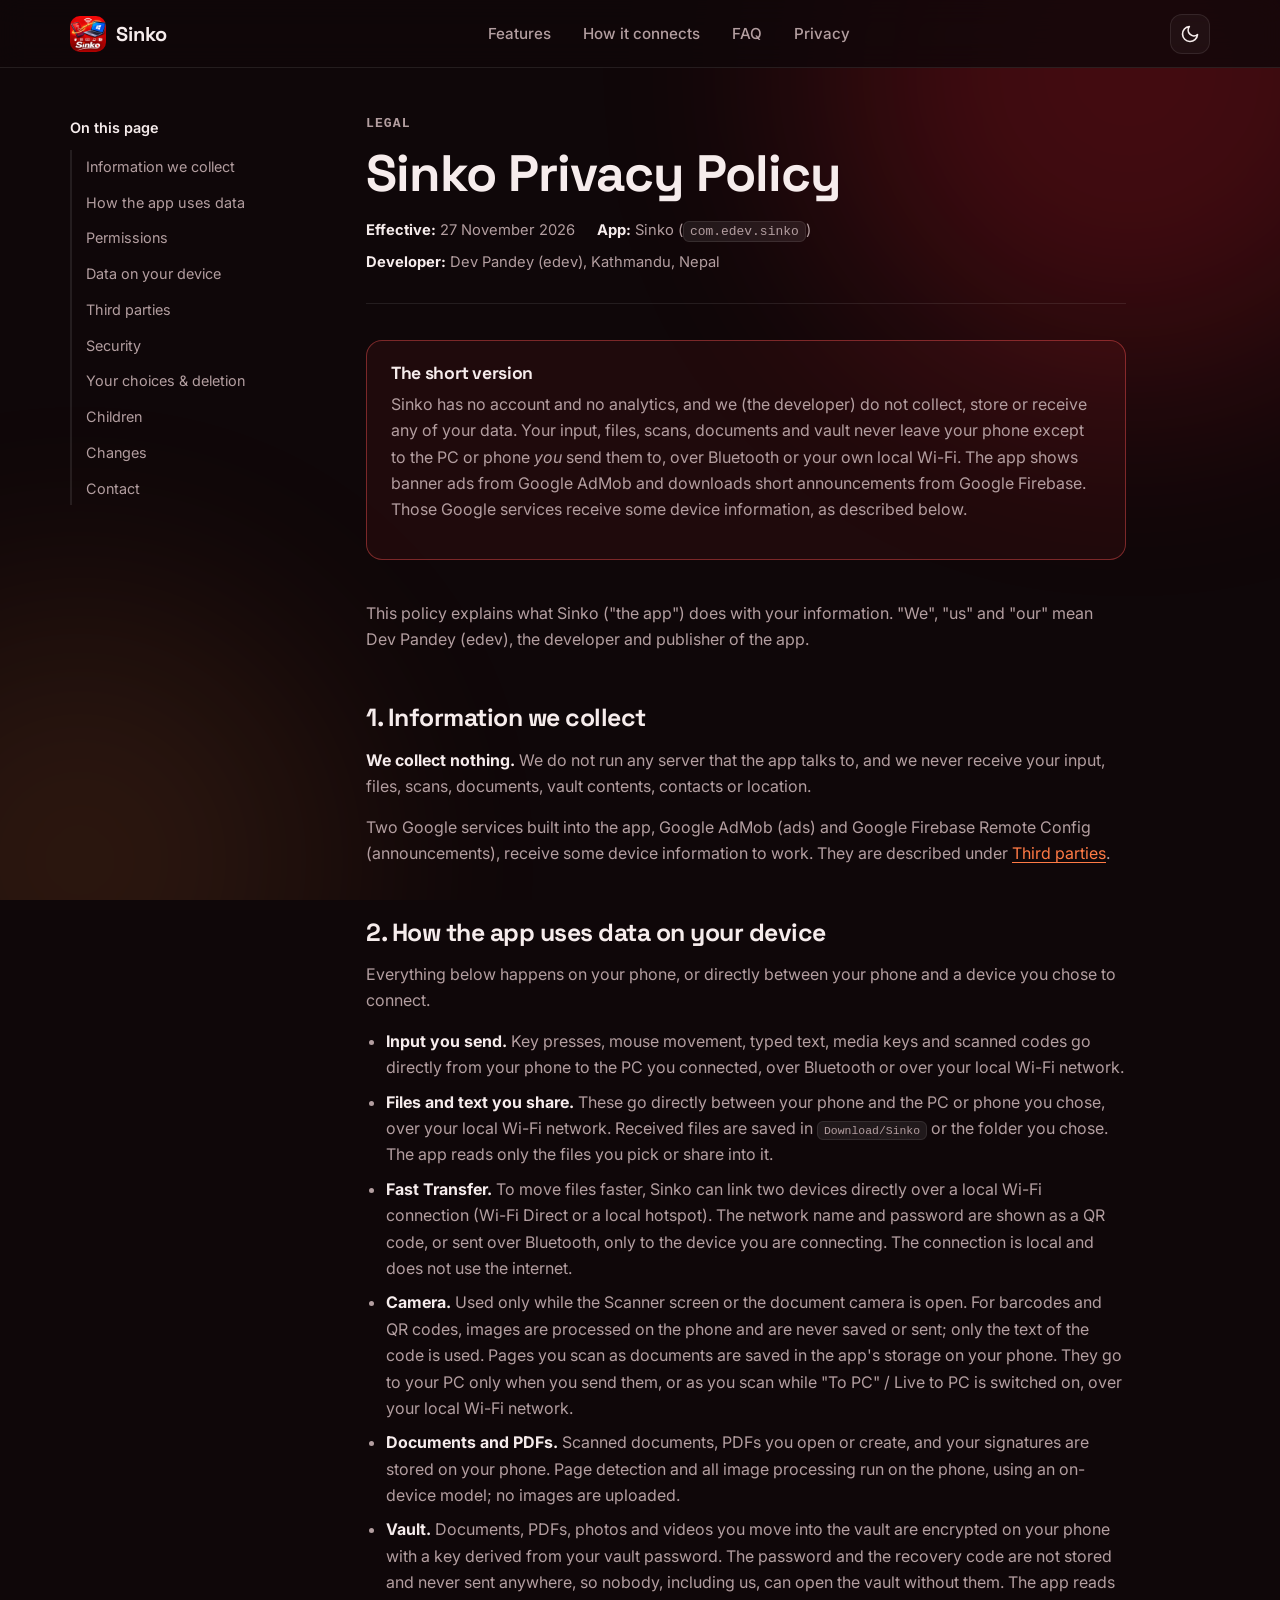
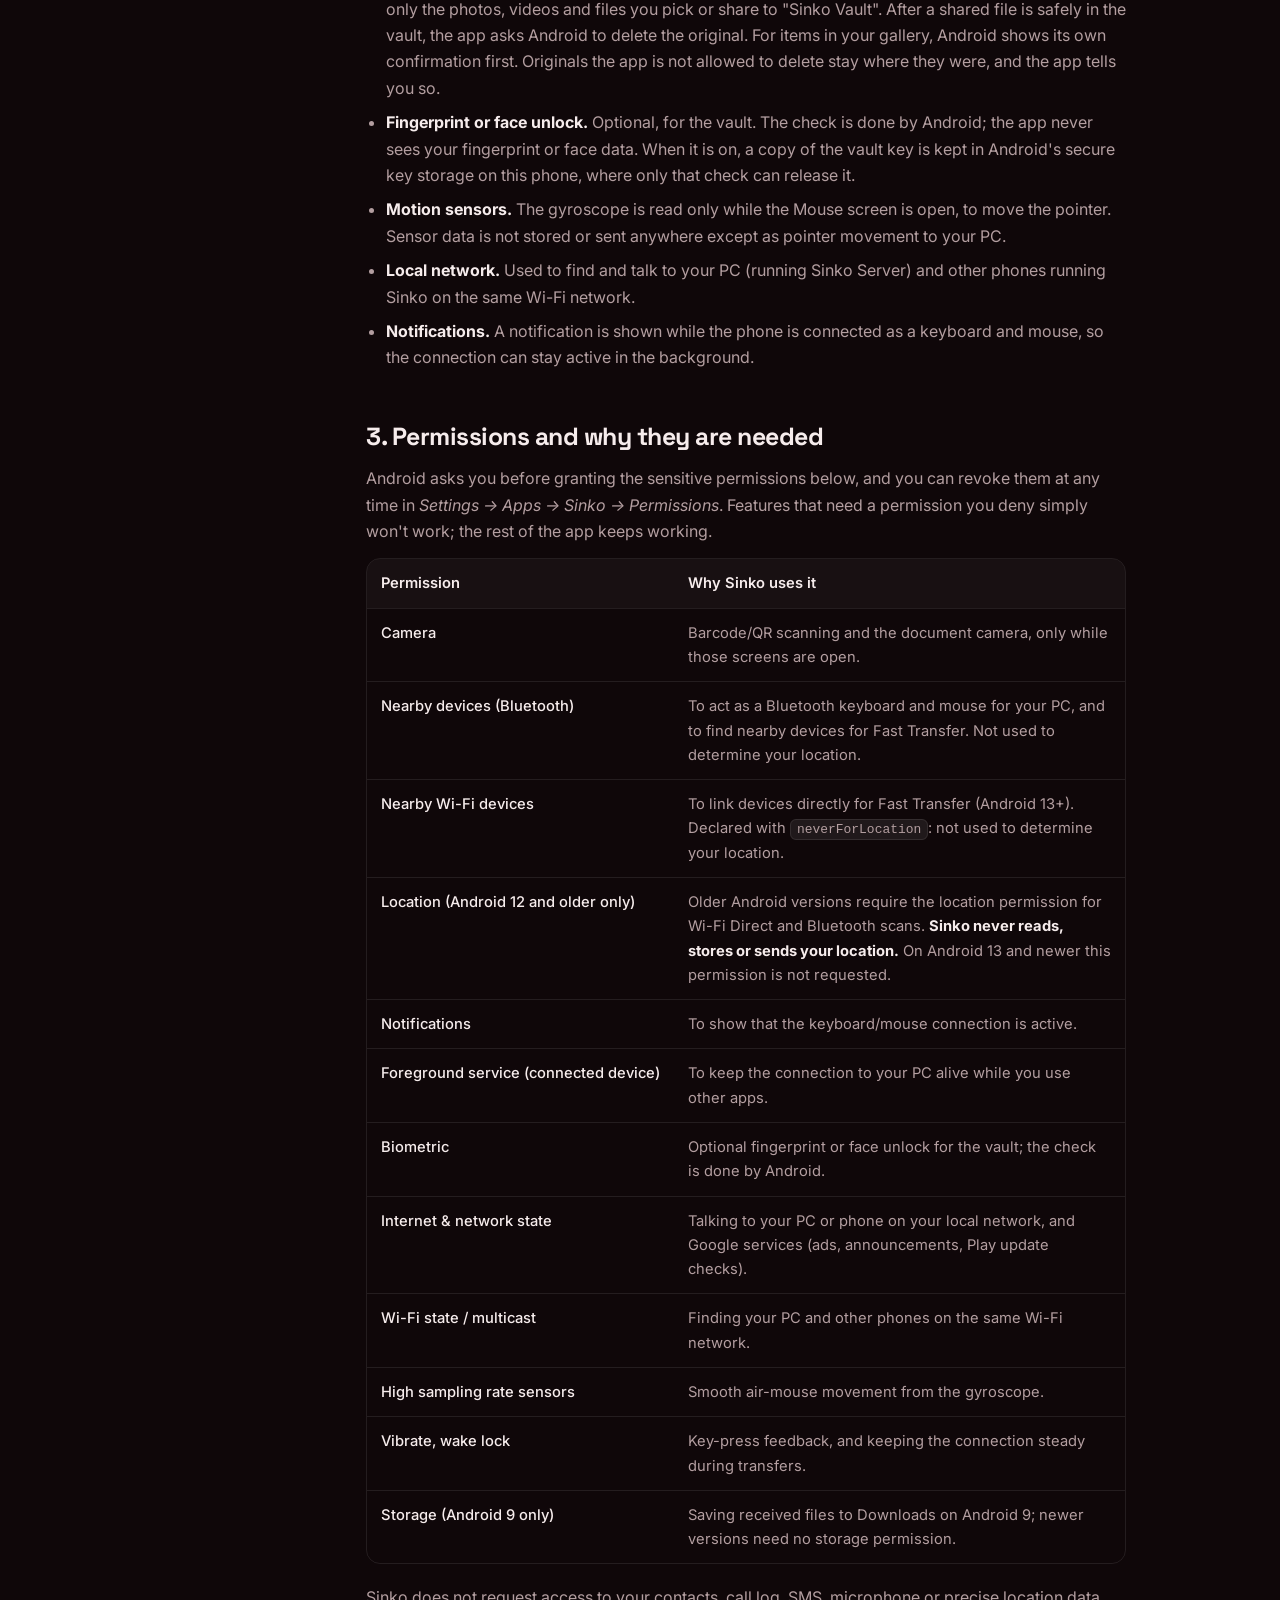
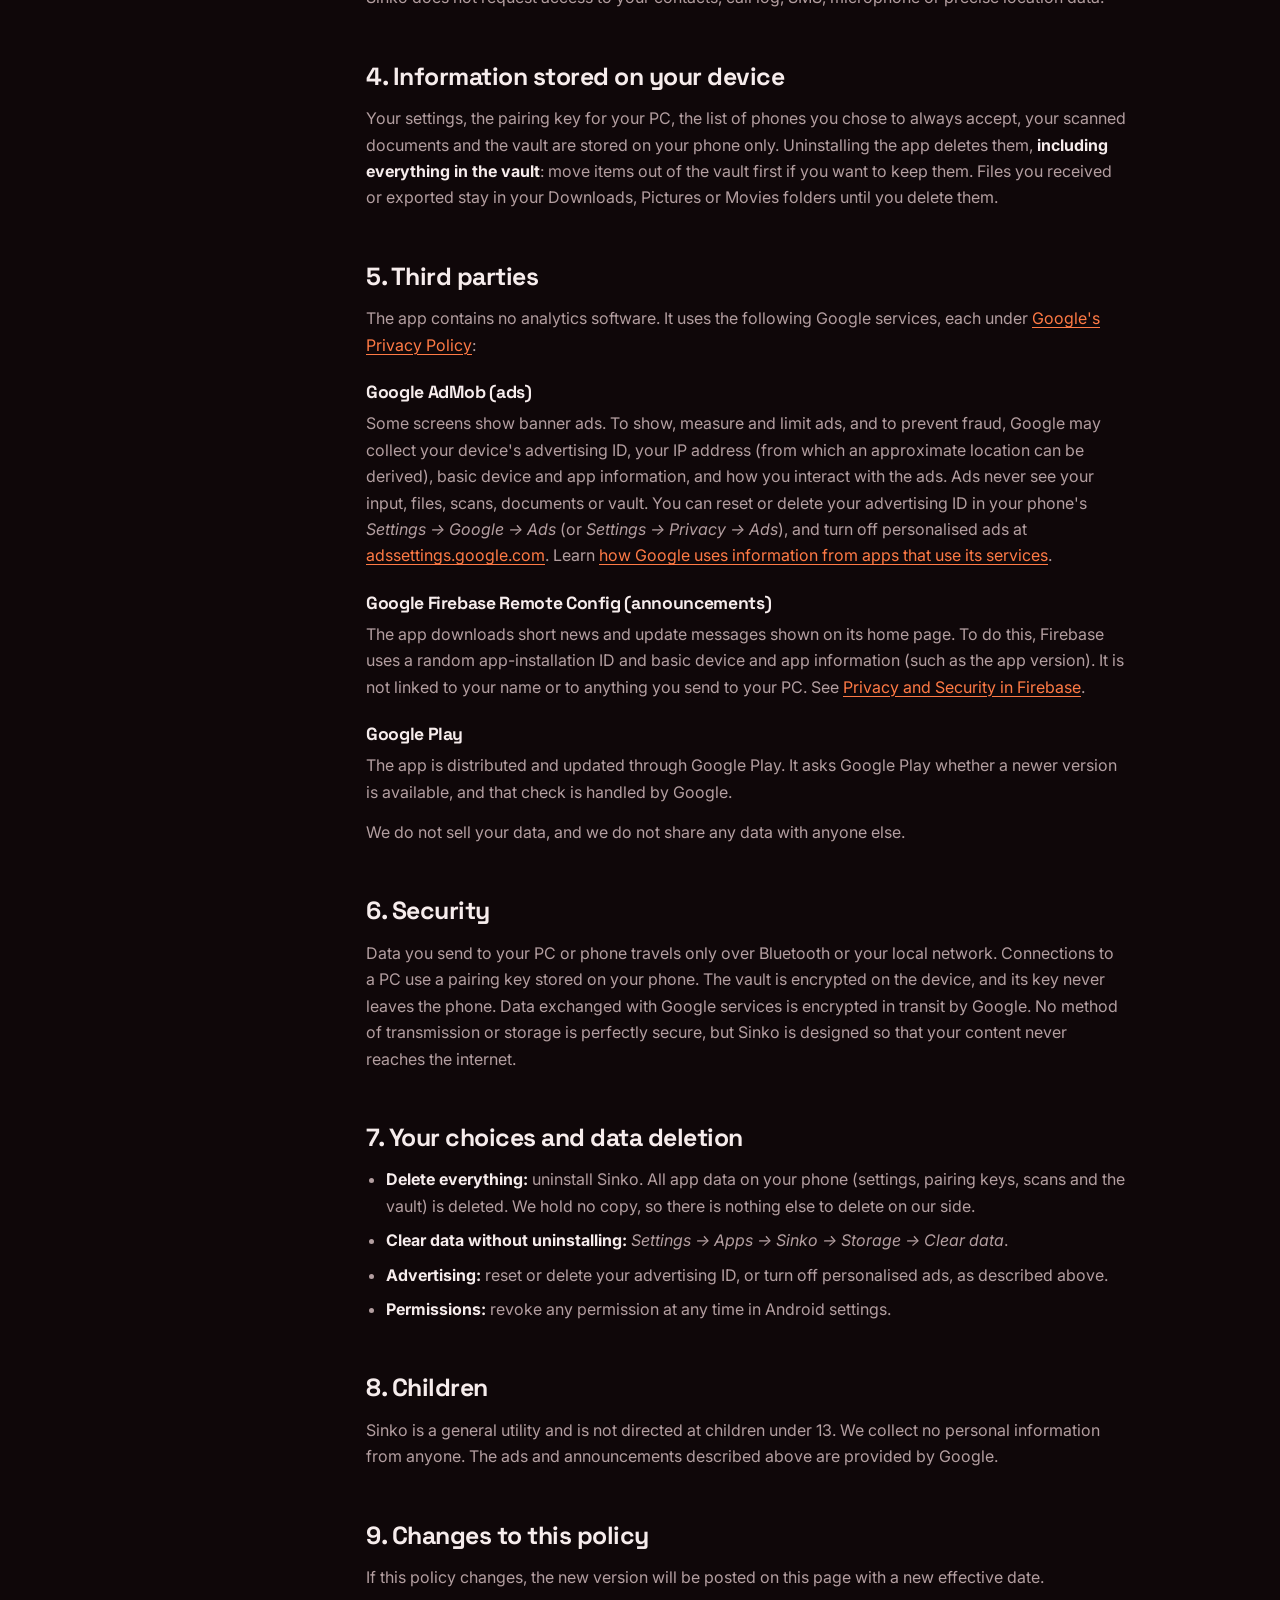
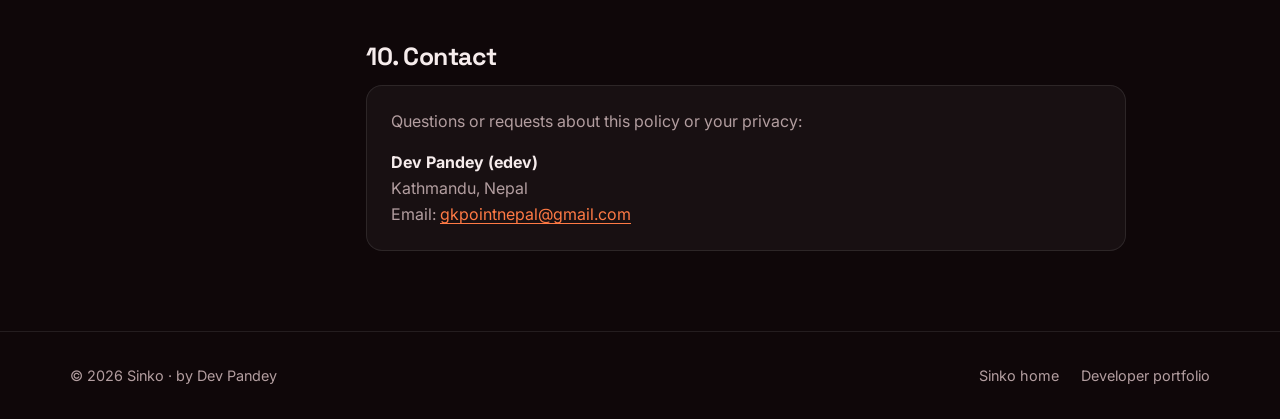
<file: sinko/privacy-policy.html>
<!doctype html>
<html lang="en" data-theme="dark">
<head>
  <meta charset="utf-8" />
  <meta name="viewport" content="width=device-width, initial-scale=1" />
  <title>Privacy Policy — Sinko</title>
  <meta name="description" content="Privacy policy for Sinko (com.edev.sinko), the Android app that turns your phone into a numpad, mouse, keyboard and scanner for your PC." />
  <meta name="theme-color" content="#0f0709" />
  <link rel="canonical" href="https://edevpandey.github.io/dev/sinko/privacy-policy.html" />
  <link rel="icon" href="img/icon-192.png" type="image/png" />
  <link rel="preconnect" href="https://fonts.googleapis.com" />
  <link rel="preconnect" href="https://fonts.gstatic.com" crossorigin />
  <link href="https://fonts.googleapis.com/css2?family=Inter:wght@400;500;600;700&family=Space+Grotesk:wght@500;600;700&display=swap" rel="stylesheet" />
  <link rel="stylesheet" href="sinko.css" />
  <script>
    document.documentElement.classList.add('js');
    try { var t = localStorage.getItem('theme'); if (t) document.documentElement.setAttribute('data-theme', t); } catch (e) {}
  </script>
</head>
<body>
  <div class="bg" aria-hidden="true"></div>

  <header class="nav solid">
    <div class="container nav-inner">
      <a href="index.html" class="brand"><img src="img/icon-192.png" alt="" width="36" height="36" />Sinko</a>
      <nav class="nav-links" id="navLinks" aria-label="Primary">
        <a href="index.html#features">Features</a>
        <a href="index.html#connect">How it connects</a>
        <a href="index.html#faq">FAQ</a>
        <a href="privacy-policy.html" aria-current="page">Privacy</a>
      </nav>
      <div class="nav-actions">
        <button class="icon-btn" id="themeToggle" aria-label="Toggle colour theme">
          <svg class="i-sun" viewBox="0 0 24 24" width="20" height="20" fill="none" stroke="currentColor" stroke-width="2" stroke-linecap="round"><circle cx="12" cy="12" r="4"/><path d="M12 2v2M12 20v2M4.9 4.9l1.4 1.4M17.7 17.7l1.4 1.4M2 12h2M20 12h2M4.9 19.1l1.4-1.4M17.7 6.3l1.4-1.4"/></svg>
          <svg class="i-moon" viewBox="0 0 24 24" width="20" height="20" fill="none" stroke="currentColor" stroke-width="2" stroke-linecap="round" stroke-linejoin="round"><path d="M21 12.8A9 9 0 1 1 11.2 3a7 7 0 0 0 9.8 9.8z"/></svg>
        </button>
        <button class="icon-btn menu-btn" id="menuBtn" aria-label="Open menu" aria-expanded="false" aria-controls="navLinks"><span></span><span></span><span></span></button>
      </div>
    </div>
  </header>

  <main class="doc">
    <div class="container doc-wrap">
      <aside class="toc" aria-label="On this page">
        <p>On this page</p>
        <ol>
          <li><a href="#collect">Information we collect</a></li>
          <li><a href="#device">How the app uses data</a></li>
          <li><a href="#permissions">Permissions</a></li>
          <li><a href="#storage">Data on your device</a></li>
          <li><a href="#third-parties">Third parties</a></li>
          <li><a href="#security">Security</a></li>
          <li><a href="#deletion">Your choices &amp; deletion</a></li>
          <li><a href="#children">Children</a></li>
          <li><a href="#changes">Changes</a></li>
          <li><a href="#contact">Contact</a></li>
        </ol>
      </aside>

      <article class="prose">
        <header class="doc-head">
          <p class="kicker">Legal</p>
          <h1>Sinko Privacy Policy</h1>
          <div class="doc-meta">
            <span><strong>Effective:</strong> 27 November 2026</span>
            <span><strong>App:</strong> Sinko (<code>com.edev.sinko</code>)</span>
            <span><strong>Developer:</strong> Dev Pandey (edev), Kathmandu, Nepal</span>
          </div>
        </header>

        <div class="summary">
          <h2>The short version</h2>
          <p>Sinko has no account and no analytics, and we (the developer) do not collect, store or receive any of your data. Your input, files, scans, documents and vault never leave your phone except to the PC or phone <em>you</em> send them to, over Bluetooth or your own local Wi-Fi. The app shows banner ads from Google AdMob and downloads short announcements from Google Firebase. Those Google services receive some device information, as described below.</p>
        </div>

        <p>This policy explains what Sinko ("the app") does with your information. "We", "us" and "our" mean Dev Pandey (edev), the developer and publisher of the app.</p>

        <h2 id="collect">1. Information we collect</h2>
        <p><strong>We collect nothing.</strong> We do not run any server that the app talks to, and we never receive your input, files, scans, documents, vault contents, contacts or location.</p>
        <p>Two Google services built into the app, Google AdMob (ads) and Google Firebase Remote Config (announcements), receive some device information to work. They are described under <a href="#third-parties">Third parties</a>.</p>

        <h2 id="device">2. How the app uses data on your device</h2>
        <p>Everything below happens on your phone, or directly between your phone and a device you chose to connect.</p>
        <ul>
          <li><strong>Input you send.</strong> Key presses, mouse movement, typed text, media keys and scanned codes go directly from your phone to the PC you connected, over Bluetooth or over your local Wi-Fi network.</li>
          <li><strong>Files and text you share.</strong> These go directly between your phone and the PC or phone you chose, over your local Wi-Fi network. Received files are saved in <code>Download/Sinko</code> or the folder you chose. The app reads only the files you pick or share into it.</li>
          <li><strong>Fast Transfer.</strong> To move files faster, Sinko can link two devices directly over a local Wi-Fi connection (Wi-Fi Direct or a local hotspot). The network name and password are shown as a QR code, or sent over Bluetooth, only to the device you are connecting. The connection is local and does not use the internet.</li>
          <li><strong>Camera.</strong> Used only while the Scanner screen or the document camera is open. For barcodes and QR codes, images are processed on the phone and are never saved or sent; only the text of the code is used. Pages you scan as documents are saved in the app's storage on your phone. They go to your PC only when you send them, or as you scan while "To PC" / Live to PC is switched on, over your local Wi-Fi network.</li>
          <li><strong>Documents and PDFs.</strong> Scanned documents, PDFs you open or create, and your signatures are stored on your phone. Page detection and all image processing run on the phone, using an on-device model; no images are uploaded.</li>
          <li><strong>Vault.</strong> Documents, PDFs, photos and videos you move into the vault are encrypted on your phone with a key derived from your vault password. The password and the recovery code are not stored and never sent anywhere, so nobody, including us, can open the vault without them. The app reads only the photos, videos and files you pick or share to "Sinko Vault". After a shared file is safely in the vault, the app asks Android to delete the original. For items in your gallery, Android shows its own confirmation first. Originals the app is not allowed to delete stay where they were, and the app tells you so.</li>
          <li><strong>Fingerprint or face unlock.</strong> Optional, for the vault. The check is done by Android; the app never sees your fingerprint or face data. When it is on, a copy of the vault key is kept in Android's secure key storage on this phone, where only that check can release it.</li>
          <li><strong>Motion sensors.</strong> The gyroscope is read only while the Mouse screen is open, to move the pointer. Sensor data is not stored or sent anywhere except as pointer movement to your PC.</li>
          <li><strong>Local network.</strong> Used to find and talk to your PC (running Sinko Server) and other phones running Sinko on the same Wi-Fi network.</li>
          <li><strong>Notifications.</strong> A notification is shown while the phone is connected as a keyboard and mouse, so the connection can stay active in the background.</li>
        </ul>

        <h2 id="permissions">3. Permissions and why they are needed</h2>
        <p>Android asks you before granting the sensitive permissions below, and you can revoke them at any time in <em>Settings → Apps → Sinko → Permissions</em>. Features that need a permission you deny simply won't work; the rest of the app keeps working.</p>
        <div class="table-wrap">
          <table>
            <thead><tr><th>Permission</th><th>Why Sinko uses it</th></tr></thead>
            <tbody>
              <tr><td>Camera</td><td>Barcode/QR scanning and the document camera, only while those screens are open.</td></tr>
              <tr><td>Nearby devices (Bluetooth)</td><td>To act as a Bluetooth keyboard and mouse for your PC, and to find nearby devices for Fast Transfer. Not used to determine your location.</td></tr>
              <tr><td>Nearby Wi-Fi devices</td><td>To link devices directly for Fast Transfer (Android 13+). Declared with <code>neverForLocation</code>: not used to determine your location.</td></tr>
              <tr><td>Location (Android 12 and older only)</td><td>Older Android versions require the location permission for Wi-Fi Direct and Bluetooth scans. <strong>Sinko never reads, stores or sends your location.</strong> On Android 13 and newer this permission is not requested.</td></tr>
              <tr><td>Notifications</td><td>To show that the keyboard/mouse connection is active.</td></tr>
              <tr><td>Foreground service (connected device)</td><td>To keep the connection to your PC alive while you use other apps.</td></tr>
              <tr><td>Biometric</td><td>Optional fingerprint or face unlock for the vault; the check is done by Android.</td></tr>
              <tr><td>Internet &amp; network state</td><td>Talking to your PC or phone on your local network, and Google services (ads, announcements, Play update checks).</td></tr>
              <tr><td>Wi-Fi state / multicast</td><td>Finding your PC and other phones on the same Wi-Fi network.</td></tr>
              <tr><td>High sampling rate sensors</td><td>Smooth air-mouse movement from the gyroscope.</td></tr>
              <tr><td>Vibrate, wake lock</td><td>Key-press feedback, and keeping the connection steady during transfers.</td></tr>
              <tr><td>Storage (Android 9 only)</td><td>Saving received files to Downloads on Android 9; newer versions need no storage permission.</td></tr>
            </tbody>
          </table>
        </div>
        <p>Sinko does not request access to your contacts, call log, SMS, microphone or precise location data.</p>

        <h2 id="storage">4. Information stored on your device</h2>
        <p>Your settings, the pairing key for your PC, the list of phones you chose to always accept, your scanned documents and the vault are stored on your phone only. Uninstalling the app deletes them, <strong>including everything in the vault</strong>: move items out of the vault first if you want to keep them. Files you received or exported stay in your Downloads, Pictures or Movies folders until you delete them.</p>

        <h2 id="third-parties">5. Third parties</h2>
        <p>The app contains no analytics software. It uses the following Google services, each under <a href="https://policies.google.com/privacy" target="_blank" rel="noopener">Google's Privacy Policy</a>:</p>
        <h3>Google AdMob (ads)</h3>
        <p>Some screens show banner ads. To show, measure and limit ads, and to prevent fraud, Google may collect your device's advertising ID, your IP address (from which an approximate location can be derived), basic device and app information, and how you interact with the ads. Ads never see your input, files, scans, documents or vault. You can reset or delete your advertising ID in your phone's <em>Settings → Google → Ads</em> (or <em>Settings → Privacy → Ads</em>), and turn off personalised ads at <a href="https://adssettings.google.com" target="_blank" rel="noopener">adssettings.google.com</a>. Learn <a href="https://policies.google.com/technologies/partner-sites" target="_blank" rel="noopener">how Google uses information from apps that use its services</a>.</p>
        <h3>Google Firebase Remote Config (announcements)</h3>
        <p>The app downloads short news and update messages shown on its home page. To do this, Firebase uses a random app-installation ID and basic device and app information (such as the app version). It is not linked to your name or to anything you send to your PC. See <a href="https://firebase.google.com/support/privacy" target="_blank" rel="noopener">Privacy and Security in Firebase</a>.</p>
        <h3>Google Play</h3>
        <p>The app is distributed and updated through Google Play. It asks Google Play whether a newer version is available, and that check is handled by Google.</p>
        <p>We do not sell your data, and we do not share any data with anyone else.</p>

        <h2 id="security">6. Security</h2>
        <p>Data you send to your PC or phone travels only over Bluetooth or your local network. Connections to a PC use a pairing key stored on your phone. The vault is encrypted on the device, and its key never leaves the phone. Data exchanged with Google services is encrypted in transit by Google. No method of transmission or storage is perfectly secure, but Sinko is designed so that your content never reaches the internet.</p>

        <h2 id="deletion">7. Your choices and data deletion</h2>
        <ul>
          <li><strong>Delete everything:</strong> uninstall Sinko. All app data on your phone (settings, pairing keys, scans and the vault) is deleted. We hold no copy, so there is nothing else to delete on our side.</li>
          <li><strong>Clear data without uninstalling:</strong> <em>Settings → Apps → Sinko → Storage → Clear data</em>.</li>
          <li><strong>Advertising:</strong> reset or delete your advertising ID, or turn off personalised ads, as described above.</li>
          <li><strong>Permissions:</strong> revoke any permission at any time in Android settings.</li>
        </ul>

        <h2 id="children">8. Children</h2>
        <p>Sinko is a general utility and is not directed at children under 13. We collect no personal information from anyone. The ads and announcements described above are provided by Google.</p>

        <h2 id="changes">9. Changes to this policy</h2>
        <p>If this policy changes, the new version will be posted on this page with a new effective date.</p>

        <h2 id="contact">10. Contact</h2>
        <div class="contact-box">
          <p>Questions or requests about this policy or your privacy:</p>
          <p><strong>Dev Pandey (edev)</strong><br />Kathmandu, Nepal<br />Email: <span data-email data-subject="Sinko privacy">gkpointnepal [at] gmail [dot] com</span></p>
        </div>
      </article>
    </div>
  </main>

  <footer class="footer">
    <div class="container footer-inner">
      <p>© <span data-year></span> Sinko · by <a href="../index.html">Dev Pandey</a></p>
      <div class="footer-links">
        <a href="index.html">Sinko home</a>
        <a href="../index.html">Developer portfolio</a>
      </div>
    </div>
  </footer>

  <script src="sinko.js"></script>
</body>
</html>
</file>
<file: css/style.css>
/* ============ Theme tokens ============ */
:root {
  --bg: #07110e;
  --bg-2: #0c1a15;
  --surface: rgba(255, 255, 255, 0.04);
  --surface-2: rgba(255, 255, 255, 0.07);
  --border: rgba(255, 255, 255, 0.09);
  --text: #e6f2ed;
  --muted: #93a89f;
  --accent-1: #34d399;
  --accent-2: #2dd4bf;
  --accent-3: #a3e635;
  --grad: linear-gradient(120deg, var(--accent-1), var(--accent-2));
  --shadow: 0 20px 50px -20px rgba(0, 0, 0, 0.6);
  --radius: 18px;
  --nav-h: 68px;
  --code-bg: #0a1712;
  --on-accent: #03140d;
  color-scheme: dark;
}
:root[data-theme="light"] {
  --bg: #f4f8f6;
  --bg-2: #ffffff;
  --surface: rgba(255, 255, 255, 0.75);
  --surface-2: #ffffff;
  --border: rgba(6, 40, 28, 0.10);
  --text: #0f1f19;
  --muted: #4f6359;
  --accent-1: #047857;
  --accent-2: #0f766e;
  --accent-3: #4d7c0f;
  --shadow: 0 20px 45px -25px rgba(6, 60, 40, 0.35);
  --code-bg: #0a1712;
  --on-accent: #ffffff;
  color-scheme: light;
}

/* ============ Base ============ */
*, *::before, *::after { box-sizing: border-box; }
html { scroll-behavior: smooth; scroll-padding-top: var(--nav-h); }
body {
  margin: 0;
  font-family: "Inter", system-ui, -apple-system, "Segoe UI", sans-serif;
  background: var(--bg);
  color: var(--text);
  line-height: 1.65;
  -webkit-font-smoothing: antialiased;
  overflow-x: hidden;
  transition: background-color .3s, color .3s;
}
h1, h2, h3 { font-family: "Space Grotesk", "Inter", sans-serif; line-height: 1.15; margin: 0; letter-spacing: -0.02em; }
a { color: inherit; text-decoration: none; }
img { max-width: 100%; display: block; }
:focus-visible { outline: 2px solid var(--accent-2); outline-offset: 3px; border-radius: 6px; }
.container { width: min(1140px, 100% - 32px); margin-inline: auto; }
.grad { background: var(--grad); -webkit-background-clip: text; background-clip: text; color: transparent; }

/* ============ Background ============ */
.bg { position: fixed; inset: 0; z-index: -1; overflow: hidden; pointer-events: none; }
.blob { position: absolute; width: 520px; height: 520px; border-radius: 50%; filter: blur(110px); opacity: .35; animation: float 18s ease-in-out infinite alternate; }
.b1 { background: var(--accent-1); top: -160px; left: -120px; }
.b2 { background: var(--accent-2); bottom: -200px; right: -140px; animation-delay: -9s; opacity: .22; }
:root[data-theme="light"] .blob { opacity: .18; }
.grid {
  position: absolute; inset: 0;
  background-image: linear-gradient(var(--border) 1px, transparent 1px), linear-gradient(90deg, var(--border) 1px, transparent 1px);
  background-size: 56px 56px;
  mask-image: radial-gradient(ellipse at 50% 0%, #000 0%, transparent 70%);
  -webkit-mask-image: radial-gradient(ellipse at 50% 0%, #000 0%, transparent 70%);
}
@keyframes float { to { transform: translate(120px, 80px) scale(1.15); } }

/* ============ Nav ============ */
.nav { position: fixed; inset: 0 0 auto; height: var(--nav-h); z-index: 50; transition: background .3s, border-color .3s, backdrop-filter .3s; border-bottom: 1px solid transparent; }
.nav.scrolled { background: color-mix(in srgb, var(--bg) 78%, transparent); backdrop-filter: blur(14px); -webkit-backdrop-filter: blur(14px); border-color: var(--border); }
.nav-inner { height: 100%; display: flex; align-items: center; justify-content: space-between; gap: 16px; }
.logo { display: flex; align-items: center; gap: 10px; font-family: "Space Grotesk", sans-serif; font-weight: 600; font-size: 1.15rem; }
.logo b { background: var(--grad); -webkit-background-clip: text; background-clip: text; color: transparent; }
.logo-mark { width: 34px; height: 34px; border-radius: 10px; display: grid; place-items: center; background: var(--grad); color: var(--on-accent); font-weight: 700; }
.nav-links { display: flex; gap: 6px; }
.nav-links a { padding: 8px 14px; border-radius: 999px; color: var(--muted); font-weight: 500; font-size: .95rem; transition: color .2s, background .2s; }
.nav-links a:hover, .nav-links a.active { color: var(--text); background: var(--surface-2); }
.nav-actions { display: flex; gap: 8px; align-items: center; }
.icon-btn { width: 40px; height: 40px; border-radius: 12px; border: 1px solid var(--border); background: var(--surface); color: var(--text); display: grid; place-items: center; cursor: pointer; transition: background .2s, transform .2s; }
.icon-btn:hover { background: var(--surface-2); transform: translateY(-1px); }
.i-sun { display: none; }
:root[data-theme="light"] .i-sun { display: block; }
:root[data-theme="light"] .i-moon { display: none; }
.menu-btn { display: none; gap: 4px; align-content: center; }
.menu-btn span { width: 18px; height: 2px; background: currentColor; border-radius: 2px; transition: transform .3s, opacity .3s; }
.menu-btn[aria-expanded="true"] span:nth-child(1) { transform: translateY(6px) rotate(45deg); }
.menu-btn[aria-expanded="true"] span:nth-child(2) { opacity: 0; }
.menu-btn[aria-expanded="true"] span:nth-child(3) { transform: translateY(-6px) rotate(-45deg); }

/* ============ Buttons ============ */
.btn { display: inline-flex; align-items: center; gap: 8px; padding: 12px 22px; border-radius: 999px; font-weight: 600; font-size: .95rem; transition: transform .2s, box-shadow .2s, background .2s; border: 1px solid transparent; }
.btn-primary { background: var(--grad); color: var(--on-accent); box-shadow: 0 10px 30px -10px color-mix(in srgb, var(--accent-1) 70%, transparent); }
.btn-primary:hover { transform: translateY(-2px); box-shadow: 0 16px 36px -12px color-mix(in srgb, var(--accent-2) 70%, transparent); }
.btn-ghost { border-color: var(--border); background: var(--surface); }
.btn-ghost:hover { background: var(--surface-2); transform: translateY(-2px); }
.btn-lg { padding: 15px 30px; font-size: 1.05rem; }
.btn svg { transition: transform .2s; }
.btn:hover svg { transform: translateX(3px); }

/* ============ Hero ============ */
.hero { min-height: min(100vh, 920px); min-height: min(100svh, 920px); display: flex; align-items: center; padding: calc(var(--nav-h) + 40px) 0 80px; position: relative; }
.hero-inner > * { min-width: 0; }
.hero-inner { display: grid; grid-template-columns: minmax(0, 1.1fr) minmax(0, 1fr); gap: 56px; align-items: center; }
.eyebrow { display: inline-flex; align-items: center; gap: 8px; padding: 6px 14px; border: 1px solid var(--border); background: var(--surface); border-radius: 999px; font-size: .85rem; color: var(--muted); margin: 0 0 22px; }
.dot { width: 8px; height: 8px; border-radius: 50%; background: #22c55e; box-shadow: 0 0 0 0 rgba(34,197,94,.6); animation: pulse 2s infinite; }
@keyframes pulse { 70% { box-shadow: 0 0 0 10px rgba(34,197,94,0); } 100% { box-shadow: 0 0 0 0 rgba(34,197,94,0); } }
.hero h1 { font-size: clamp(2.5rem, 6vw, 4.4rem); }
.role { font-size: clamp(1.15rem, 2.4vw, 1.5rem); color: var(--muted); margin: 14px 0 18px; font-weight: 500; min-height: 1.6em; }
.typed { color: var(--text); font-weight: 600; }
.caret { color: var(--accent-2); animation: blink 1s steps(1) infinite; margin-left: 2px; }
@keyframes blink { 50% { opacity: 0; } }
.lead { color: var(--muted); font-size: 1.08rem; max-width: 560px; margin: 0 0 30px; }
.cta { display: flex; flex-wrap: wrap; gap: 12px; margin-bottom: 30px; }
.socials { display: flex; gap: 10px; }
.socials a { width: 42px; height: 42px; border-radius: 12px; display: grid; place-items: center; border: 1px solid var(--border); background: var(--surface); color: var(--muted); transition: color .2s, transform .2s, border-color .2s; }
.socials a:hover { color: var(--text); transform: translateY(-3px); border-color: var(--accent-1); }
.socials.small a { width: 36px; height: 36px; border-radius: 10px; }

.hero-card { position: relative; }
.code-window { background: var(--code-bg); border: 1px solid var(--border); border-radius: var(--radius); box-shadow: var(--shadow); overflow: hidden; transform: perspective(1200px) rotateY(-8deg) rotateX(4deg); transition: transform .5s; }
.hero-card:hover .code-window { transform: none; }
.code-bar { display: flex; align-items: center; gap: 7px; padding: 12px 16px; border-bottom: 1px solid rgba(255,255,255,.07); }
.code-bar i { width: 11px; height: 11px; border-radius: 50%; background: #ff5f57; }
.code-bar i:nth-child(2) { background: #febc2e; }
.code-bar i:nth-child(3) { background: #28c840; }
.code-bar span { margin-left: 10px; font-size: .8rem; color: #7f9a8e; font-family: ui-monospace, monospace; }
.code-window pre { margin: 0; padding: 22px; overflow-x: auto; font: 500 .9rem/1.75 ui-monospace, "Cascadia Code", Consolas, monospace; color: #d5e8df; }
.code-window .k { color: #c084fc; } .code-window .t { color: #22d3ee; } .code-window .s { color: #86efac; } .code-window .f { color: #fbbf24; } .code-window .c { color: #5f7a6e; }
.float-chip { position: absolute; padding: 10px 16px; border-radius: 14px; background: var(--surface-2); border: 1px solid var(--border); backdrop-filter: blur(12px); -webkit-backdrop-filter: blur(12px); box-shadow: var(--shadow); font-size: .88rem; color: var(--muted); animation: bob 5s ease-in-out infinite; }
.float-chip b { color: var(--text); font-size: 1.05rem; }
:root:not([data-theme="light"]) .float-chip { background: rgba(10, 30, 23, .85); }
.fc1 { top: -22px; right: 18px; }
.fc2 { bottom: -20px; left: -14px; animation-delay: -2.5s; }
@keyframes bob { 50% { transform: translateY(-8px); } }
.scroll-hint { position: absolute; bottom: 26px; left: 50%; transform: translateX(-50%); width: 26px; height: 42px; border: 2px solid var(--border); border-radius: 14px; }
.scroll-hint span { position: absolute; top: 8px; left: 50%; width: 4px; height: 8px; margin-left: -2px; border-radius: 2px; background: var(--muted); animation: scroll 1.8s infinite; }
@keyframes scroll { 0% { opacity: 0; transform: translateY(0); } 40% { opacity: 1; } 100% { opacity: 0; transform: translateY(14px); } }

/* ============ Sections ============ */
.section { padding: 110px 0; }
.section-head { margin-bottom: 48px; }
.kicker { font-family: ui-monospace, monospace; color: var(--accent-2); font-size: .9rem; margin: 0 0 10px; letter-spacing: .02em; }
.section h2 { font-size: clamp(2rem, 4vw, 2.9rem); }

.about-grid { display: grid; grid-template-columns: 1.4fr 1fr; gap: 48px; align-items: start; }
.about-text p { color: var(--muted); font-size: 1.05rem; margin: 0 0 18px; }
.about-text strong { color: var(--text); }
.stats { display: grid; grid-template-columns: 1fr 1fr; gap: 14px; }
.stat { padding: 24px 20px; border-radius: var(--radius); background: var(--surface); border: 1px solid var(--border); }
.stat b { display: block; font-family: "Space Grotesk", sans-serif; font-size: 2rem; line-height: 1.1; margin-bottom: 6px; background: var(--grad); -webkit-background-clip: text; background-clip: text; color: transparent; }
.stat span { color: var(--muted); font-size: .9rem; }

.skills { display: flex; flex-wrap: wrap; gap: 12px; }
.skill { display: inline-flex; align-items: center; gap: 10px; padding: 12px 18px; border-radius: 14px; background: var(--surface); border: 1px solid var(--border); font-weight: 500; transition: transform .2s, border-color .2s, background .2s; }
.skill:hover { transform: translateY(-3px); border-color: var(--accent-1); background: var(--surface-2); }
.skill i { width: 10px; height: 10px; border-radius: 3px; background: var(--c, var(--accent-1)); box-shadow: 0 0 12px var(--c, var(--accent-1)); }

/* ============ Cards ============ */
.cards { display: grid; gap: 22px; }
.cards-3 { grid-template-columns: repeat(3, 1fr); }
.card { position: relative; padding: 28px; border-radius: var(--radius); background: var(--surface); border: 1px solid var(--border); transition: transform .3s, border-color .3s, box-shadow .3s; overflow: hidden; }
.card::before { content: ""; position: absolute; inset: 0; border-radius: inherit; padding: 1px; background: var(--grad); -webkit-mask: linear-gradient(#000 0 0) content-box, linear-gradient(#000 0 0); -webkit-mask-composite: xor; mask-composite: exclude; opacity: 0; transition: opacity .3s; pointer-events: none; }
.card:hover { transform: translateY(-6px); box-shadow: var(--shadow); }
.card:hover::before { opacity: 1; }
.svc-icon { width: 48px; height: 48px; border-radius: 14px; display: grid; place-items: center; background: color-mix(in srgb, var(--accent-1) 16%, transparent); color: var(--accent-1); margin-bottom: 18px; }
.card h3 { font-size: 1.2rem; margin-bottom: 10px; }
.card p { color: var(--muted); margin: 0; font-size: .97rem; }

.filters { display: flex; flex-wrap: wrap; gap: 8px; margin-bottom: 28px; }
.filter { padding: 8px 16px; border-radius: 999px; border: 1px solid var(--border); background: var(--surface); color: var(--muted); font: 500 .9rem "Inter", sans-serif; cursor: pointer; transition: all .2s; }
.filter:hover { color: var(--text); }
.filter.active { background: var(--grad); color: var(--on-accent); border-color: transparent; }

.cards-projects { grid-template-columns: repeat(3, 1fr); }
.project { padding: 0; display: flex; flex-direction: column; }
.project.hide { display: none; }
.p-media { aspect-ratio: 16 / 9; overflow: hidden; background: var(--bg-2); position: relative; }
.p-media img { width: 100%; height: 100%; object-fit: cover; transition: transform .6s; }
.project:hover .p-media img { transform: scale(1.06); }
.p-fallback { width: 100%; height: 100%; display: grid; place-items: center; background: var(--grad); color: var(--on-accent); font: 700 3rem "Space Grotesk", sans-serif; }
.p-body { padding: 22px 24px 24px; display: flex; flex-direction: column; flex: 1; }
.p-title { display: flex; align-items: center; gap: 12px; margin-bottom: 10px; }
.p-title img { width: 40px; height: 40px; border-radius: 10px; object-fit: cover; background: #fff; }
.p-title h3 { margin: 0; font-size: 1.15rem; }
.p-title small { display: block; color: var(--muted); font-size: .8rem; font-family: "Inter", sans-serif; font-weight: 500; }
.tags { display: flex; flex-wrap: wrap; gap: 6px; margin: 16px 0 18px; }
.tag { font-size: .75rem; padding: 4px 10px; border-radius: 999px; background: color-mix(in srgb, var(--accent-2) 12%, transparent); color: var(--accent-2); font-weight: 600; }
.p-links { margin-top: auto; display: flex; gap: 16px; }
.p-links a { display: inline-flex; align-items: center; gap: 6px; font-weight: 600; font-size: .9rem; color: var(--text); }
.p-links a:hover { color: var(--accent-2); }
.p-links a.disabled { color: var(--muted); pointer-events: none; }

/* ============ Contact ============ */
.contact-card { text-align: center; padding: 72px 32px; border-radius: 28px; background: radial-gradient(circle at 50% 0%, color-mix(in srgb, var(--accent-1) 22%, transparent), transparent 60%), var(--surface); border: 1px solid var(--border); }
.contact-card .lead { margin: 16px auto 32px; }
.contact-meta { display: flex; flex-wrap: wrap; justify-content: center; gap: 12px 28px; margin-top: 36px; color: var(--muted); }
.contact-meta a, .contact-meta span { display: inline-flex; align-items: center; gap: 8px; }
.contact-meta a:hover { color: var(--text); }

/* ============ Footer ============ */
.footer { border-top: 1px solid var(--border); padding: 28px 0; }
.footer-inner { display: flex; justify-content: space-between; align-items: center; gap: 16px; flex-wrap: wrap; }
.footer p { margin: 0; color: var(--muted); font-size: .9rem; }

/* ============ Reveal ============ */
.js .reveal { opacity: 0; transform: translateY(26px); transition: opacity .8s ease, transform .8s ease; }
.js .reveal.in { opacity: 1; transform: none; }

/* ============ Responsive ============ */
@media (max-width: 980px) {
  .hero-inner { grid-template-columns: 1fr; gap: 64px; }
  .hero-card { max-width: 560px; }
  .code-window { transform: none; }
  .about-grid { grid-template-columns: 1fr; }
  .cards-3, .cards-projects { grid-template-columns: repeat(2, 1fr); }
}
@media (max-width: 760px) {
  .menu-btn { display: grid; }
  .nav-links { position: fixed; top: var(--nav-h); left: 0; right: 0; flex-direction: column; padding: 12px 16px 20px; background: color-mix(in srgb, var(--bg) 96%, transparent); backdrop-filter: blur(14px); -webkit-backdrop-filter: blur(14px); border-bottom: 1px solid var(--border); transform: translateY(-120%); opacity: 0; transition: transform .35s, opacity .35s; pointer-events: none; }
  .nav-links.open { transform: none; opacity: 1; pointer-events: auto; }
  .nav-links a { padding: 12px 14px; border-radius: 12px; }
  .section { padding: 80px 0; }
  .cards-3, .cards-projects { grid-template-columns: 1fr; }
  .code-window pre { font-size: .78rem; padding: 16px; }
  .fc1 { right: 8px; } .fc2 { left: 8px; }
  .scroll-hint { display: none; }
  .contact-card { padding: 52px 20px; }
  .footer-inner { flex-direction: column; text-align: center; }
}

@media (prefers-reduced-motion: reduce) {
  *, *::before, *::after { animation: none !important; transition: none !important; }
  html { scroll-behavior: auto; }
  .js .reveal { opacity: 1; transform: none; }
}

.reveal-email { display: inline-flex; align-items: center; gap: 8px; padding: 0; border: 0; background: none; color: inherit; font: inherit; cursor: pointer; border-bottom: 1px dashed currentColor; }
.reveal-email:hover { color: var(--text); }
</file>
<file: sinko/sinko.css>
/* ============ Sinko — theme tokens ============ */
:root {
  --bg: #0f0709;
  --bg-2: #170b0e;
  --surface: rgba(255, 255, 255, 0.04);
  --surface-2: rgba(255, 255, 255, 0.075);
  --border: rgba(255, 255, 255, 0.09);
  --text: #f6ecec;
  --muted: #b39ea0;
  --red: #ff3b3b;
  --red-2: #ff7a45;
  --gold: #f5b942;
  --grad: linear-gradient(120deg, #ff2e3a, #ff7a45);
  --on-accent: #ffffff;
  --shadow: 0 24px 60px -24px rgba(0, 0, 0, 0.7);
  --radius: 20px;
  --nav-h: 68px;
  color-scheme: dark;
}
:root[data-theme="light"] {
  --bg: #fbf6f5;
  --bg-2: #ffffff;
  --surface: rgba(255, 255, 255, 0.8);
  --surface-2: #ffffff;
  --border: rgba(60, 10, 10, 0.1);
  --text: #1d0f10;
  --muted: #6b5456;
  --red: #d40f1f;
  --red-2: #e2531f;
  --gold: #b7791f;
  --grad: linear-gradient(120deg, #d40f1f, #e2531f);
  --shadow: 0 24px 50px -28px rgba(120, 20, 20, 0.35);
  color-scheme: light;
}

/* ============ Base ============ */
*, *::before, *::after { box-sizing: border-box; }
html { scroll-behavior: smooth; scroll-padding-top: calc(var(--nav-h) + 12px); }
body {
  margin: 0;
  font-family: "Inter", system-ui, -apple-system, "Segoe UI", sans-serif;
  background: var(--bg);
  color: var(--text);
  line-height: 1.65;
  -webkit-font-smoothing: antialiased;
  overflow-x: hidden;
}
h1, h2, h3 { font-family: "Space Grotesk", "Inter", sans-serif; line-height: 1.15; margin: 0; letter-spacing: -0.02em; }
a { color: inherit; text-decoration: none; }
img { max-width: 100%; display: block; }
:focus-visible { outline: 2px solid var(--red-2); outline-offset: 3px; border-radius: 6px; }
.container { width: min(1140px, 100% - 32px); margin-inline: auto; }
.grad { background: var(--grad); -webkit-background-clip: text; background-clip: text; color: transparent; }

.bg { position: fixed; inset: 0; z-index: -1; pointer-events: none; overflow: hidden; }
.bg::before, .bg::after { content: ""; position: absolute; border-radius: 50%; filter: blur(120px); }
.bg::before { width: 620px; height: 620px; background: #ff1f2d; opacity: .22; top: -240px; right: -160px; }
.bg::after { width: 520px; height: 520px; background: #ff8a3d; opacity: .12; bottom: -220px; left: -180px; }
:root[data-theme="light"] .bg::before { opacity: .12; }
:root[data-theme="light"] .bg::after { opacity: .08; }

/* ============ Nav ============ */
.nav { position: fixed; inset: 0 0 auto; height: var(--nav-h); z-index: 50; border-bottom: 1px solid transparent; transition: background .3s, border-color .3s; }
.nav.scrolled, .nav.solid { background: color-mix(in srgb, var(--bg) 80%, transparent); backdrop-filter: blur(14px); -webkit-backdrop-filter: blur(14px); border-color: var(--border); }
.nav-inner { height: 100%; display: flex; align-items: center; justify-content: space-between; gap: 16px; }
.brand { display: flex; align-items: center; gap: 10px; font: 700 1.25rem "Space Grotesk", sans-serif; }
.brand img { width: 36px; height: 36px; border-radius: 10px; }
.nav-links { display: flex; gap: 4px; }
.nav-links a { padding: 8px 14px; border-radius: 999px; color: var(--muted); font-weight: 500; font-size: .95rem; transition: color .2s, background .2s; }
.nav-links a:hover { color: var(--text); background: var(--surface-2); }
.nav-actions { display: flex; align-items: center; gap: 8px; }
.icon-btn { width: 40px; height: 40px; border-radius: 12px; border: 1px solid var(--border); background: var(--surface); color: var(--text); display: grid; place-items: center; cursor: pointer; }
.icon-btn:hover { background: var(--surface-2); }
.i-sun { display: none; }
:root[data-theme="light"] .i-sun { display: block; }
:root[data-theme="light"] .i-moon { display: none; }
.menu-btn { display: none; gap: 4px; align-content: center; }
.menu-btn span { width: 18px; height: 2px; background: currentColor; border-radius: 2px; transition: transform .3s, opacity .3s; }
.menu-btn[aria-expanded="true"] span:nth-child(1) { transform: translateY(6px) rotate(45deg); }
.menu-btn[aria-expanded="true"] span:nth-child(2) { opacity: 0; }
.menu-btn[aria-expanded="true"] span:nth-child(3) { transform: translateY(-6px) rotate(-45deg); }

/* ============ Buttons ============ */
.btn { display: inline-flex; align-items: center; gap: 10px; padding: 12px 22px; border-radius: 14px; font-weight: 600; font-size: .95rem; border: 1px solid transparent; transition: transform .2s, box-shadow .2s, background .2s; }
.btn-primary { background: var(--grad); color: var(--on-accent); box-shadow: 0 12px 30px -12px rgba(255, 46, 58, .7); }
.btn-primary:hover { transform: translateY(-2px); box-shadow: 0 18px 38px -14px rgba(255, 90, 60, .8); }
.btn-ghost { background: var(--surface); border-color: var(--border); }
.btn-ghost:hover { background: var(--surface-2); transform: translateY(-2px); }
.btn small { display: block; font-size: .7rem; font-weight: 500; opacity: .85; line-height: 1.1; }
.btn b { display: block; font-size: 1.02rem; line-height: 1.2; }
.btn .txt { text-align: left; }
.btn.is-soon { cursor: default; }
.btn.is-soon:hover { transform: none; }
.btn-sm { padding: 8px 16px; border-radius: 12px; font-size: .9rem; }

/* ============ Hero ============ */
.hero { padding: calc(var(--nav-h) + 56px) 0 72px; }
.hero-inner { display: grid; grid-template-columns: minmax(0, 1fr) minmax(0, 1.1fr); gap: 56px; align-items: center; }
.pill { display: inline-flex; align-items: center; gap: 8px; padding: 6px 14px; border-radius: 999px; border: 1px solid var(--border); background: var(--surface); color: var(--muted); font-size: .85rem; margin-bottom: 22px; }
.pill b { color: var(--red-2); font-weight: 600; }
.hero h1 { font-size: clamp(2.6rem, 6vw, 4.3rem); }
.hero .lead { color: var(--muted); font-size: 1.12rem; margin: 20px 0 30px; max-width: 540px; }
.store-row { display: flex; flex-wrap: wrap; gap: 12px; }
.hero-note { color: var(--muted); font-size: .85rem; margin-top: 18px; }
.hero-art { position: relative; }
.hero-art img { width: 100%; border-radius: 24px; box-shadow: var(--shadow), 0 0 0 1px var(--border); }
.hero-art::before { content: ""; position: absolute; inset: 8% 6%; background: var(--grad); filter: blur(60px); opacity: .35; z-index: -1; border-radius: 40px; }

.chips { display: flex; flex-wrap: wrap; justify-content: center; gap: 10px 28px; padding: 26px 0; border-block: 1px solid var(--border); color: var(--muted); font-weight: 500; }
.chips span { display: inline-flex; align-items: center; gap: 8px; }
.chips svg { color: var(--red-2); }

/* ============ Sections ============ */
.section { padding: 100px 0; }
.section-head { max-width: 680px; margin-bottom: 48px; }
.section-head.center { margin-inline: auto; text-align: center; }
.kicker { font: 600 .82rem ui-monospace, monospace; letter-spacing: .08em; text-transform: uppercase; color: var(--red-2); margin: 0 0 12px; }
.section h2 { font-size: clamp(2rem, 4vw, 2.8rem); }
.section-head p { color: var(--muted); font-size: 1.05rem; margin: 14px 0 0; }

.grid { display: grid; gap: 20px; }
.grid-3 { grid-template-columns: repeat(3, 1fr); }
.grid-2 { grid-template-columns: repeat(2, 1fr); }
.card { padding: 26px; border-radius: var(--radius); background: var(--surface); border: 1px solid var(--border); transition: transform .3s, border-color .3s, box-shadow .3s; }
.card:hover { transform: translateY(-5px); border-color: color-mix(in srgb, var(--red) 45%, var(--border)); box-shadow: var(--shadow); }
.f-icon { width: 48px; height: 48px; border-radius: 14px; display: grid; place-items: center; background: color-mix(in srgb, var(--red) 15%, transparent); color: var(--red); margin-bottom: 18px; }
.card h3 { font-size: 1.15rem; margin-bottom: 8px; }
.card p { color: var(--muted); margin: 0; font-size: .96rem; }
.card ul { color: var(--muted); margin: 12px 0 0; padding-left: 18px; font-size: .95rem; }
.card ul li { margin: 4px 0; }

/* Connect */
.connect { position: relative; overflow: hidden; }
.connect .tag { display: inline-block; padding: 4px 10px; border-radius: 999px; font-size: .75rem; font-weight: 600; background: color-mix(in srgb, var(--gold) 18%, transparent); color: var(--gold); margin-bottom: 14px; }
.connect .big { width: 56px; height: 56px; border-radius: 16px; display: grid; place-items: center; background: var(--grad); color: #fff; margin-bottom: 18px; }

/* Steps */
.steps { counter-reset: s; display: grid; grid-template-columns: repeat(3, 1fr); gap: 20px; }
.step { position: relative; padding: 28px 24px 24px; border-radius: var(--radius); background: var(--surface); border: 1px solid var(--border); }
.step::before { counter-increment: s; content: counter(s); position: absolute; top: -16px; left: 24px; width: 34px; height: 34px; border-radius: 10px; display: grid; place-items: center; background: var(--grad); color: #fff; font: 700 1rem "Space Grotesk", sans-serif; }
.step h3 { font-size: 1.08rem; margin: 8px 0 6px; }
.step p { color: var(--muted); margin: 0; font-size: .95rem; }

/* Privacy band */
.privacy-band { display: grid; grid-template-columns: 1fr 1.2fr; gap: 40px; align-items: center; padding: 48px; border-radius: 28px; background: radial-gradient(circle at 0% 0%, color-mix(in srgb, var(--red) 18%, transparent), transparent 60%), var(--surface); border: 1px solid var(--border); }
.privacy-band ul { list-style: none; margin: 0; padding: 0; display: grid; gap: 14px; }
.privacy-band li { display: flex; gap: 12px; color: var(--muted); }
.privacy-band li svg { flex: none; color: #22c55e; margin-top: 3px; }
.privacy-band li b { color: var(--text); }

/* Name story */
.story { display: grid; grid-template-columns: auto 1fr; gap: 28px; align-items: center; max-width: 820px; margin-inline: auto; padding: 36px; border-radius: 24px; border: 1px dashed color-mix(in srgb, var(--gold) 50%, transparent); background: color-mix(in srgb, var(--gold) 5%, transparent); }
.story .np { font: 700 2.6rem "Space Grotesk", sans-serif; color: var(--gold); line-height: 1; }
.story .np small { display: block; font-size: .9rem; color: var(--muted); font-family: "Inter", sans-serif; margin-top: 8px; text-align: center; }
.story p { margin: 0; color: var(--muted); }
.story p b { color: var(--text); }

/* FAQ */
.faq { max-width: 820px; margin-inline: auto; display: grid; gap: 12px; }
.faq details { border-radius: 16px; background: var(--surface); border: 1px solid var(--border); padding: 0 22px; }
.faq summary { cursor: pointer; list-style: none; padding: 18px 0; font-weight: 600; display: flex; justify-content: space-between; gap: 16px; align-items: center; }
.faq summary::-webkit-details-marker { display: none; }
.faq summary::after { content: "+"; font-size: 1.4rem; color: var(--red-2); transition: transform .25s; line-height: 1; }
.faq details[open] summary::after { transform: rotate(45deg); }
.faq details p { margin: 0 0 18px; color: var(--muted); }

/* CTA */
.cta-box { text-align: center; padding: 64px 28px; border-radius: 28px; background: var(--grad); color: #fff; position: relative; overflow: hidden; }
.cta-box h2 { font-size: clamp(2rem, 4vw, 2.7rem); }
.cta-box p { opacity: .92; margin: 14px auto 28px; max-width: 520px; }
.cta-box .store-row { justify-content: center; }
.cta-box .btn-light { background: #fff; color: #b30f1b; }
.cta-box .btn-light:hover { transform: translateY(-2px); }
.cta-box .btn-outline { border-color: rgba(255,255,255,.55); color: #fff; }
.cta-box .btn-outline:hover { background: rgba(255,255,255,.12); }

/* Footer */
.footer { border-top: 1px solid var(--border); padding: 32px 0; margin-top: 40px; }
.footer-inner { display: flex; justify-content: space-between; align-items: center; gap: 16px 24px; flex-wrap: wrap; color: var(--muted); font-size: .9rem; }
.footer-links { display: flex; flex-wrap: wrap; gap: 8px 22px; }
.footer a:hover { color: var(--text); }
.footer p { margin: 0; }

/* ============ Policy page ============ */
.doc { padding: calc(var(--nav-h) + 48px) 0 40px; }
.doc-wrap { display: grid; grid-template-columns: 240px minmax(0, 1fr); gap: 56px; align-items: start; }
.toc { position: sticky; top: calc(var(--nav-h) + 24px); font-size: .9rem; }
.toc p { font-weight: 600; margin: 0 0 10px; }
.toc ol { margin: 0; padding: 0; list-style: none; display: grid; gap: 2px; border-left: 2px solid var(--border); }
.toc a { display: block; padding: 5px 14px; color: var(--muted); margin-left: -2px; border-left: 2px solid transparent; }
.toc a:hover { color: var(--text); border-left-color: var(--red); }
.doc-head { margin-bottom: 36px; padding-bottom: 28px; border-bottom: 1px solid var(--border); }
.doc-head h1 { font-size: clamp(2.2rem, 5vw, 3.2rem); margin: 6px 0 14px; }
.doc-meta { display: flex; flex-wrap: wrap; gap: 8px 22px; color: var(--muted); font-size: .92rem; }
.summary { padding: 22px 24px; border-radius: 16px; border: 1px solid color-mix(in srgb, var(--red) 35%, var(--border)); background: color-mix(in srgb, var(--red) 7%, transparent); margin-bottom: 40px; }
.prose .summary h2 { font-size: 1.1rem; margin: 0 0 8px; padding: 0; }
.summary p { margin: 0; color: var(--text); }
.prose { max-width: 760px; }
.prose h2 { font-size: 1.55rem; margin: 48px 0 14px; padding-top: 4px; }
.prose h3 { font-size: 1.1rem; margin: 24px 0 8px; }
.prose p, .prose li { color: var(--muted); }
.prose p { margin: 0 0 14px; }
.prose strong { color: var(--text); }
.prose ul { padding-left: 20px; margin: 0 0 16px; }
.prose li { margin: 8px 0; }
.prose a { color: var(--red-2); text-decoration: underline; text-underline-offset: 3px; word-break: break-word; }
.prose code { font-size: .88em; padding: 2px 6px; border-radius: 6px; background: var(--surface-2); border: 1px solid var(--border); }
.table-wrap { overflow-x: auto; margin: 8px 0 20px; border: 1px solid var(--border); border-radius: 14px; }
.prose table { width: 100%; border-collapse: collapse; font-size: .92rem; min-width: 560px; }
.prose th, .prose td { text-align: left; padding: 12px 14px; border-bottom: 1px solid var(--border); vertical-align: top; color: var(--muted); }
.prose th { color: var(--text); background: var(--surface); font-weight: 600; }
.prose tr:last-child td { border-bottom: 0; }
.prose td:first-child { color: var(--text); font-weight: 500; white-space: nowrap; }
.contact-box { padding: 22px 24px; border-radius: 16px; background: var(--surface); border: 1px solid var(--border); }
.contact-box p:last-child { margin: 0; }

/* ============ Reveal ============ */
.js .reveal { opacity: 0; transform: translateY(24px); transition: opacity .7s ease, transform .7s ease; }
.js .reveal.in { opacity: 1; transform: none; }

/* ============ Responsive ============ */
@media (max-width: 980px) {
  .hero-inner { grid-template-columns: 1fr; gap: 48px; }
  .grid-3, .steps { grid-template-columns: repeat(2, 1fr); }
  .privacy-band { grid-template-columns: 1fr; padding: 36px 28px; }
  .doc-wrap { grid-template-columns: 1fr; }
  .toc { display: none; }
}
@media (max-width: 760px) {
  .menu-btn { display: grid; }
  .nav-links { position: fixed; top: var(--nav-h); left: 0; right: 0; flex-direction: column; padding: 12px 16px 20px; background: color-mix(in srgb, var(--bg) 97%, transparent); backdrop-filter: blur(14px); -webkit-backdrop-filter: blur(14px); border-bottom: 1px solid var(--border); transform: translateY(-120%); opacity: 0; pointer-events: none; transition: transform .35s, opacity .35s; }
  .nav-links.open { transform: none; opacity: 1; pointer-events: auto; }
  .nav-links a { padding: 12px 14px; border-radius: 12px; }
  .nav-cta { display: none; }
  .section { padding: 72px 0; }
  .grid-3, .grid-2, .steps { grid-template-columns: 1fr; }
  .steps { gap: 32px; }
  .story { grid-template-columns: 1fr; text-align: center; padding: 28px 22px; }
  .footer-inner { flex-direction: column; text-align: center; }
  .footer-links { justify-content: center; }
}
@media (prefers-reduced-motion: reduce) {
  *, *::before, *::after { animation: none !important; transition: none !important; }
  html { scroll-behavior: auto; }
  .js .reveal { opacity: 1; transform: none; }
}
</file>
